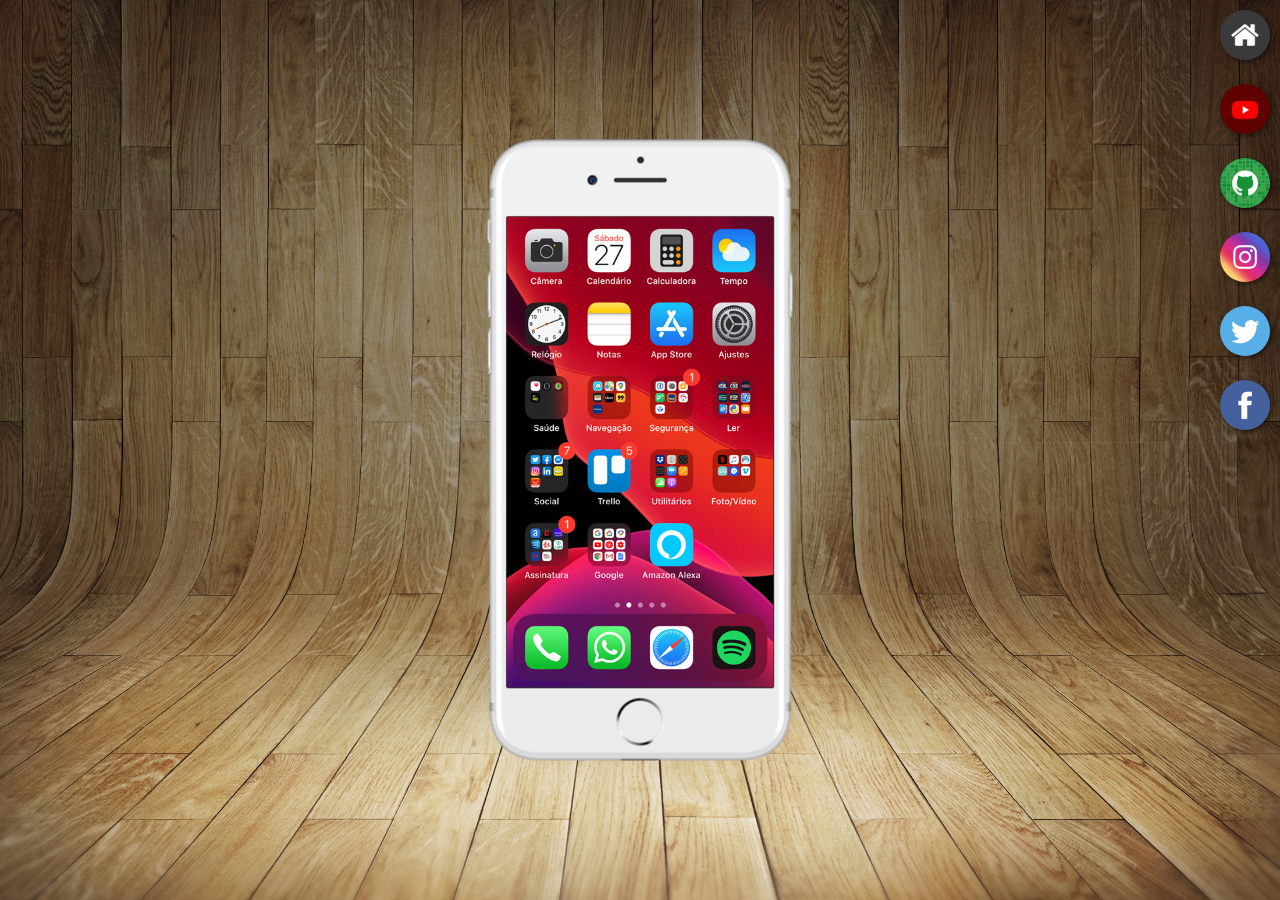
<file: index.html>
<!DOCTYPE html>
<html lang="pt-br">
<head>
    <meta charset="UTF-8">
    <meta http-equiv="X-UA-Compatible" content="IE=edge">
    <meta name="viewport" content="width=device-width, initial-scale=1.0">
    <title>Projeto Redes Sociais</title>
    <link rel="shortcut icon" href="favicon.ico" type="image/x-icon">
    <link rel="stylesheet" href="estilos/style.css">
</head>
<body>
    <main>
        <section id="telefone">
            <iframe src="home.html" name="tela" id="tela" frameborder="0"></iframe>
        </section>
        <section id="redes">
            <div>
                <a href="home.html" target="tela"><img src="imagens/logo-home.jpg" alt="Home"></a><br>
                <a href="youtube.html" target="tela"><img src="imagens/logo-youtube.jpg" alt="YouTube"></a><br>
                <a href="github.html" target="tela"><img src="imagens/logo-github.jpg" alt="GitHub"></a><br>
                <a href="instagram.html" target="tela"><img src="imagens/logo-instagram.jpg" alt="Instagram"></a><br>
                <a href="twitter.html" target="tela"><img src="imagens/logo-twitter.jpg" alt="Twitter"></a><br>
                <a href="facebook.html" target="tela"><img src="imagens/logo-facebook.jpg" alt="Facebook"></a>
            </div>
        </section>
    </main>
</body>
</html>
</file>
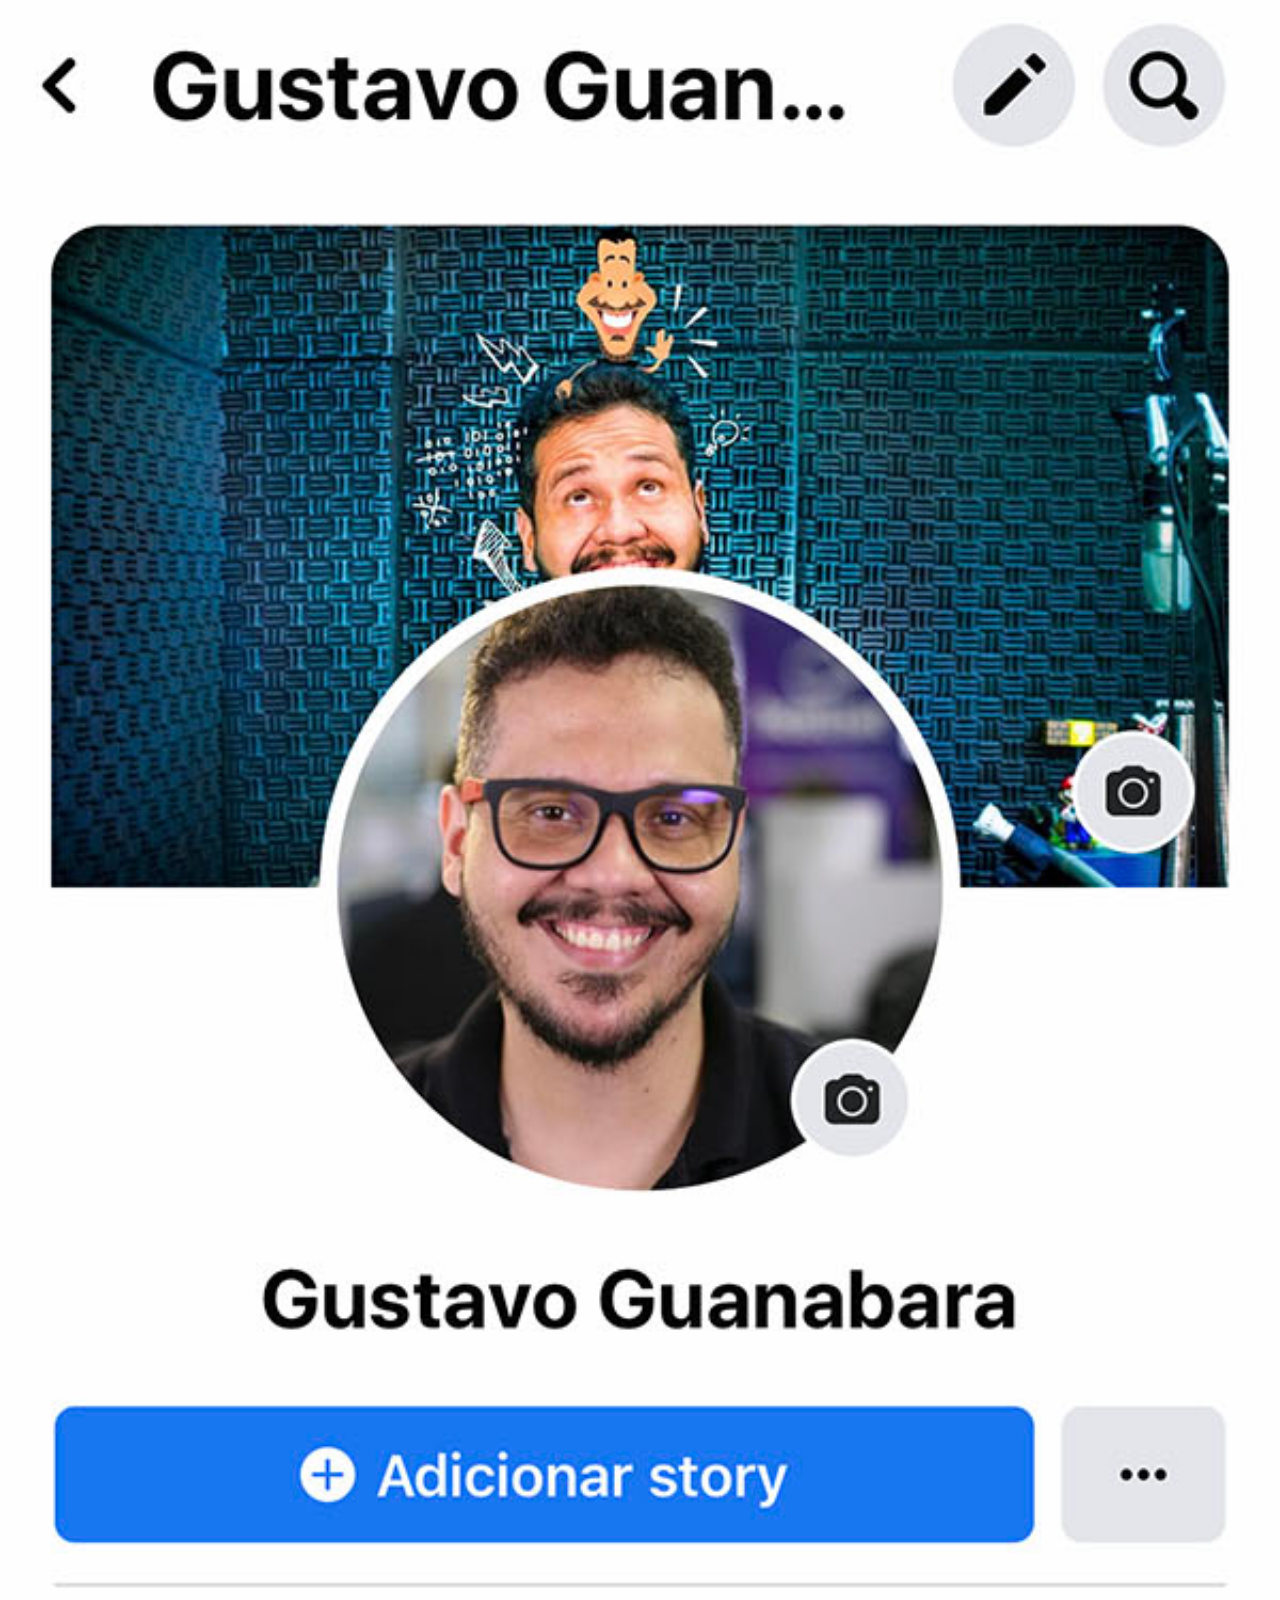
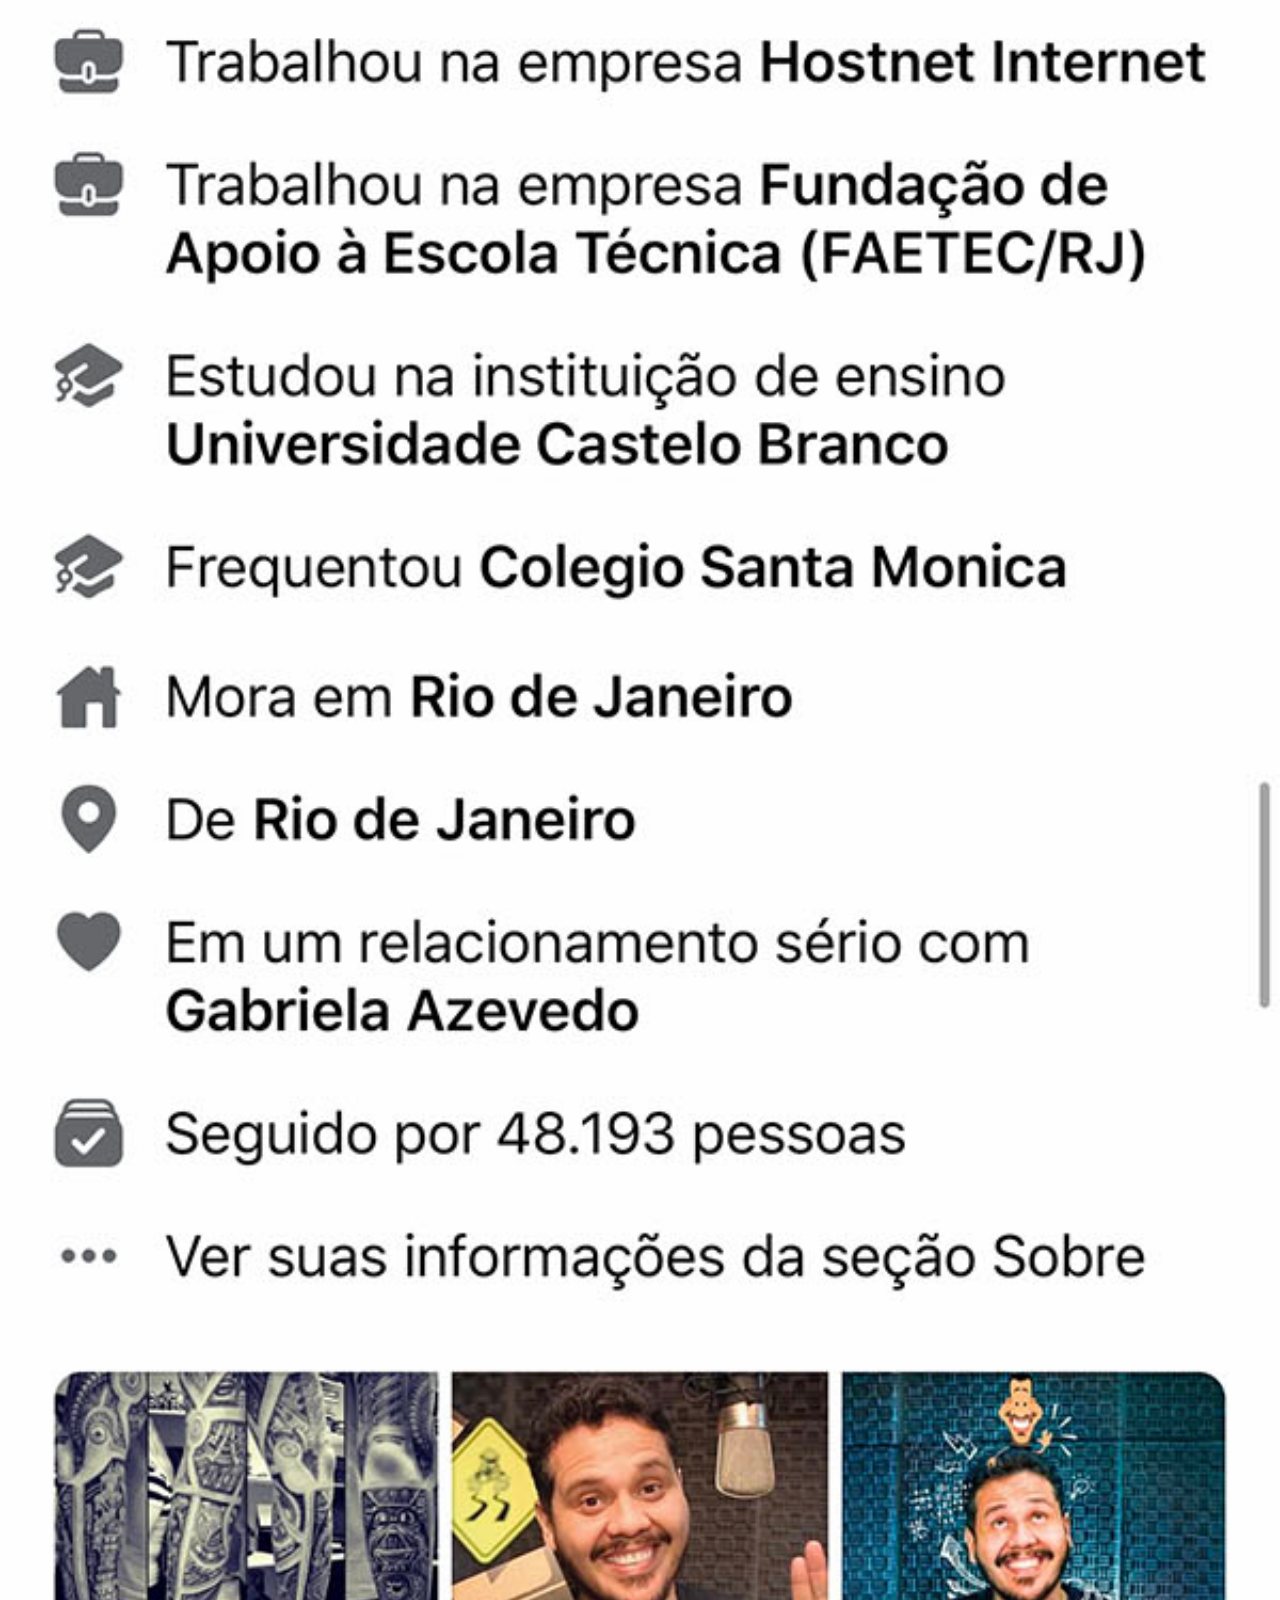
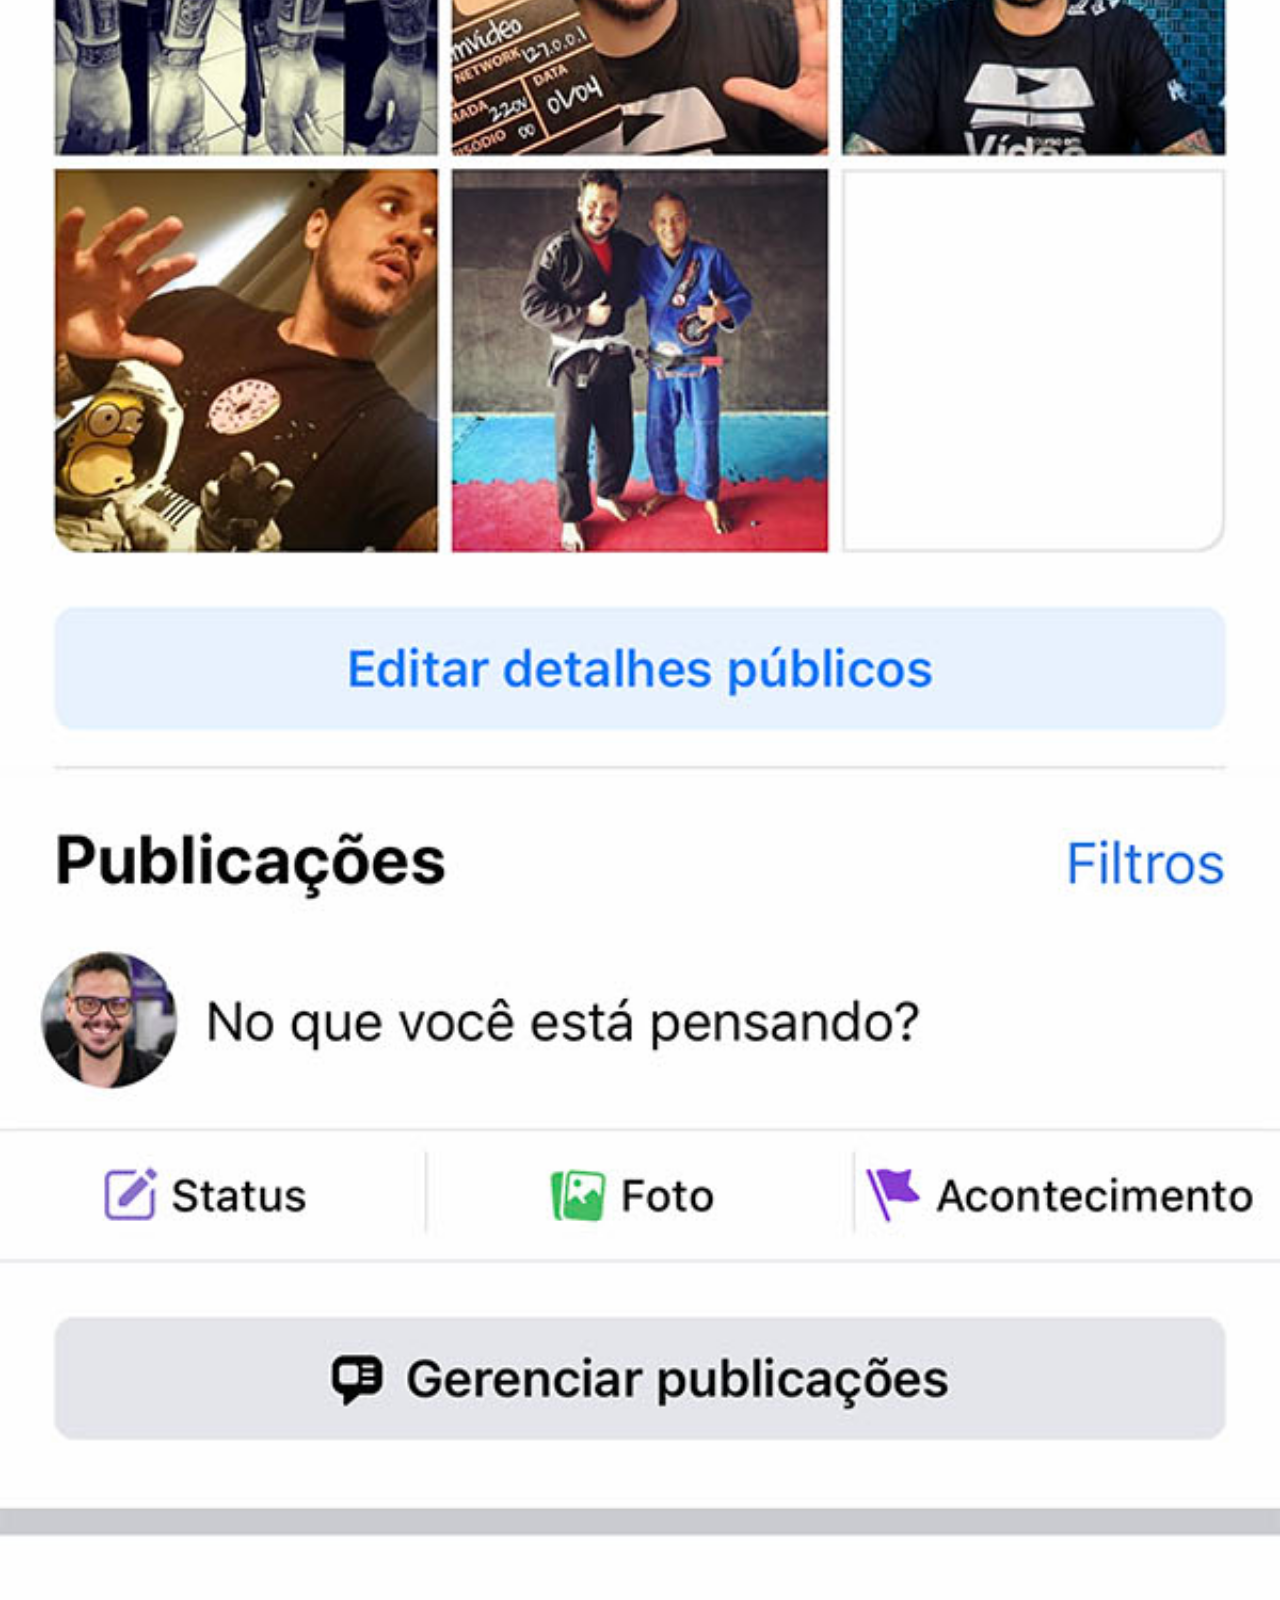
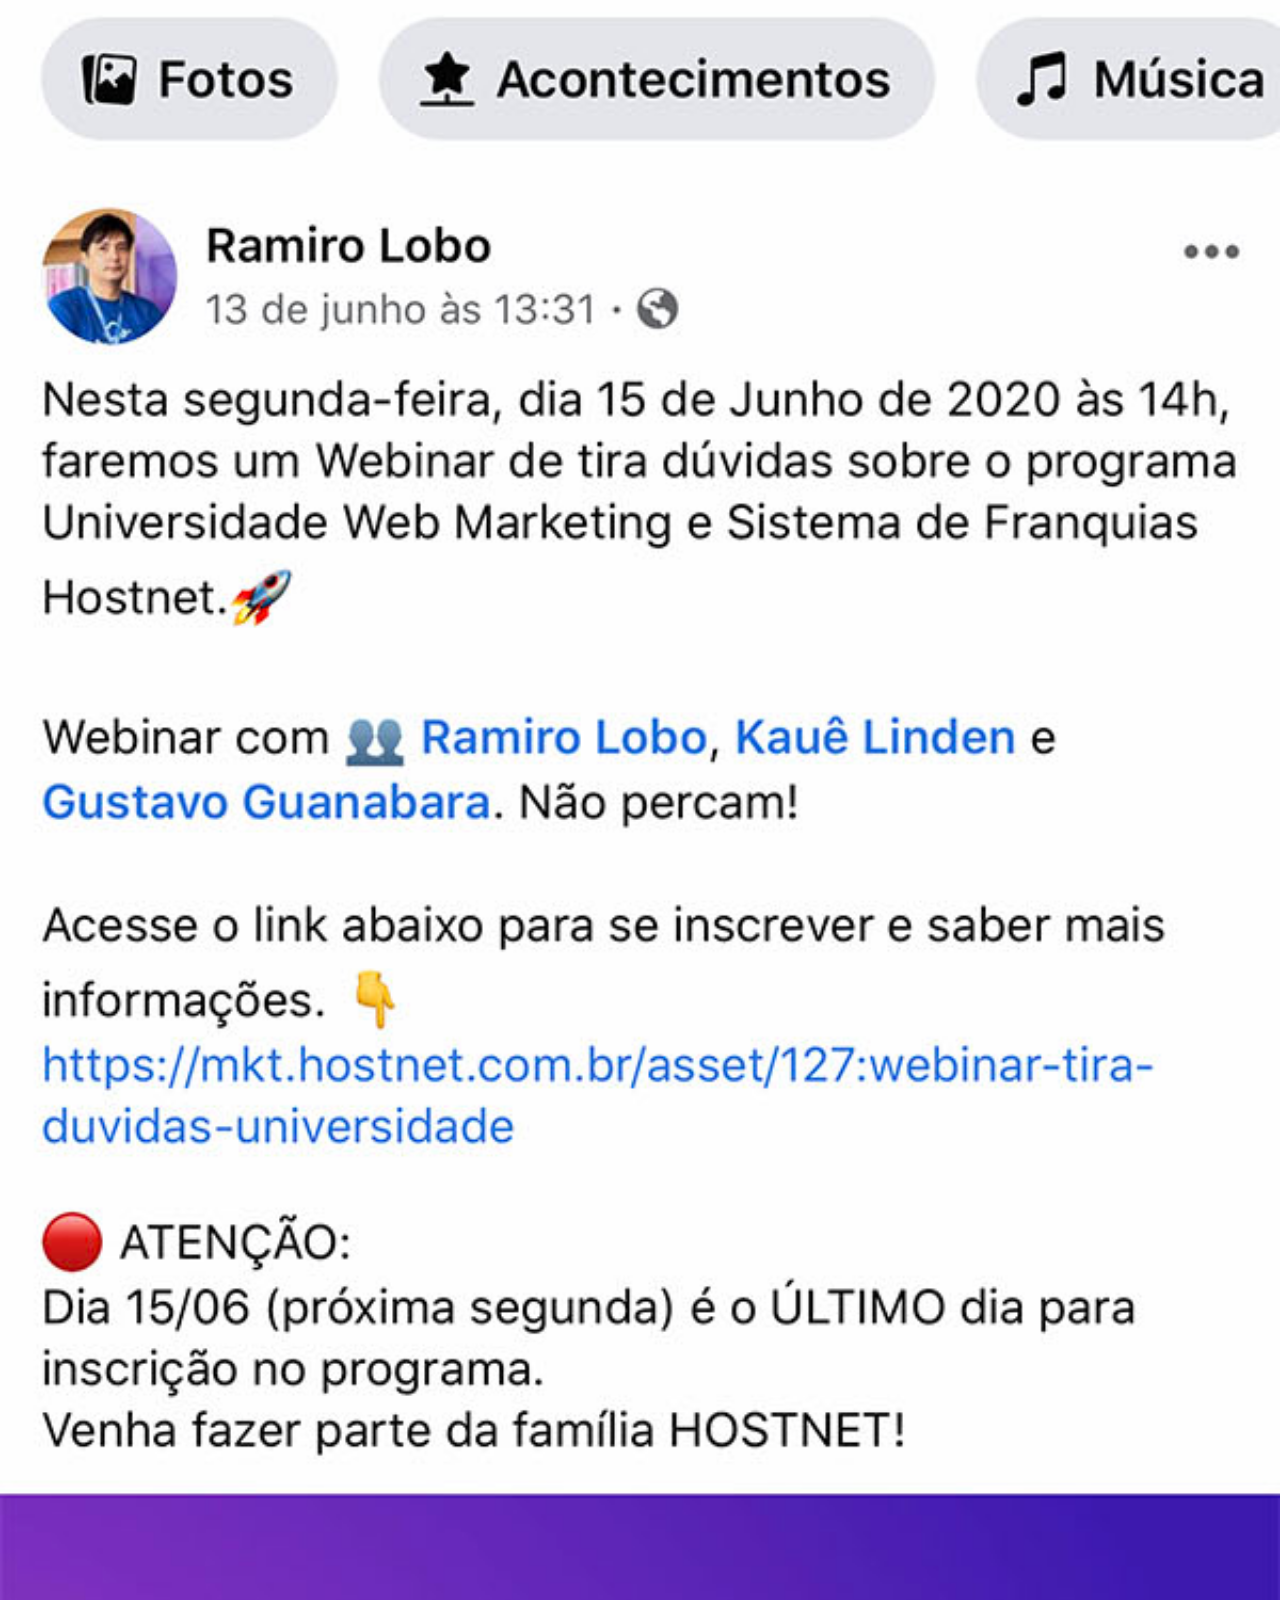
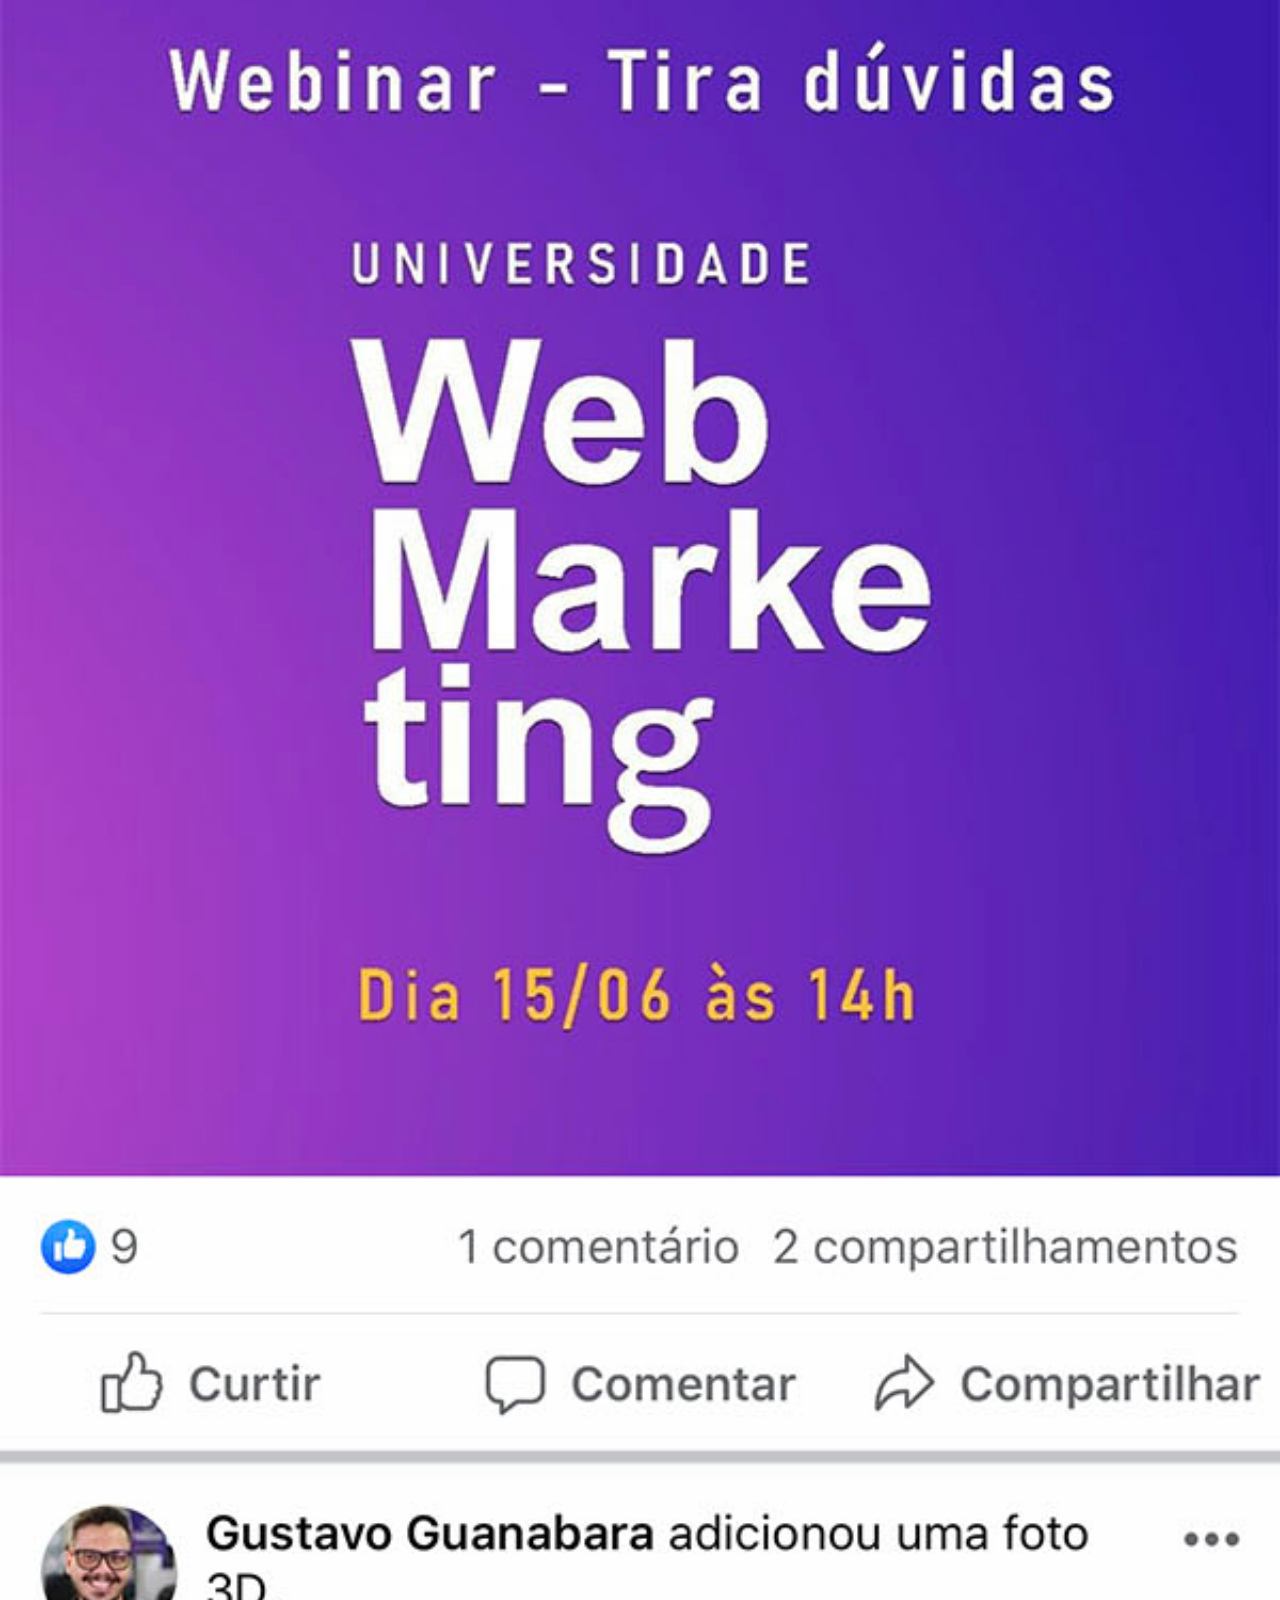
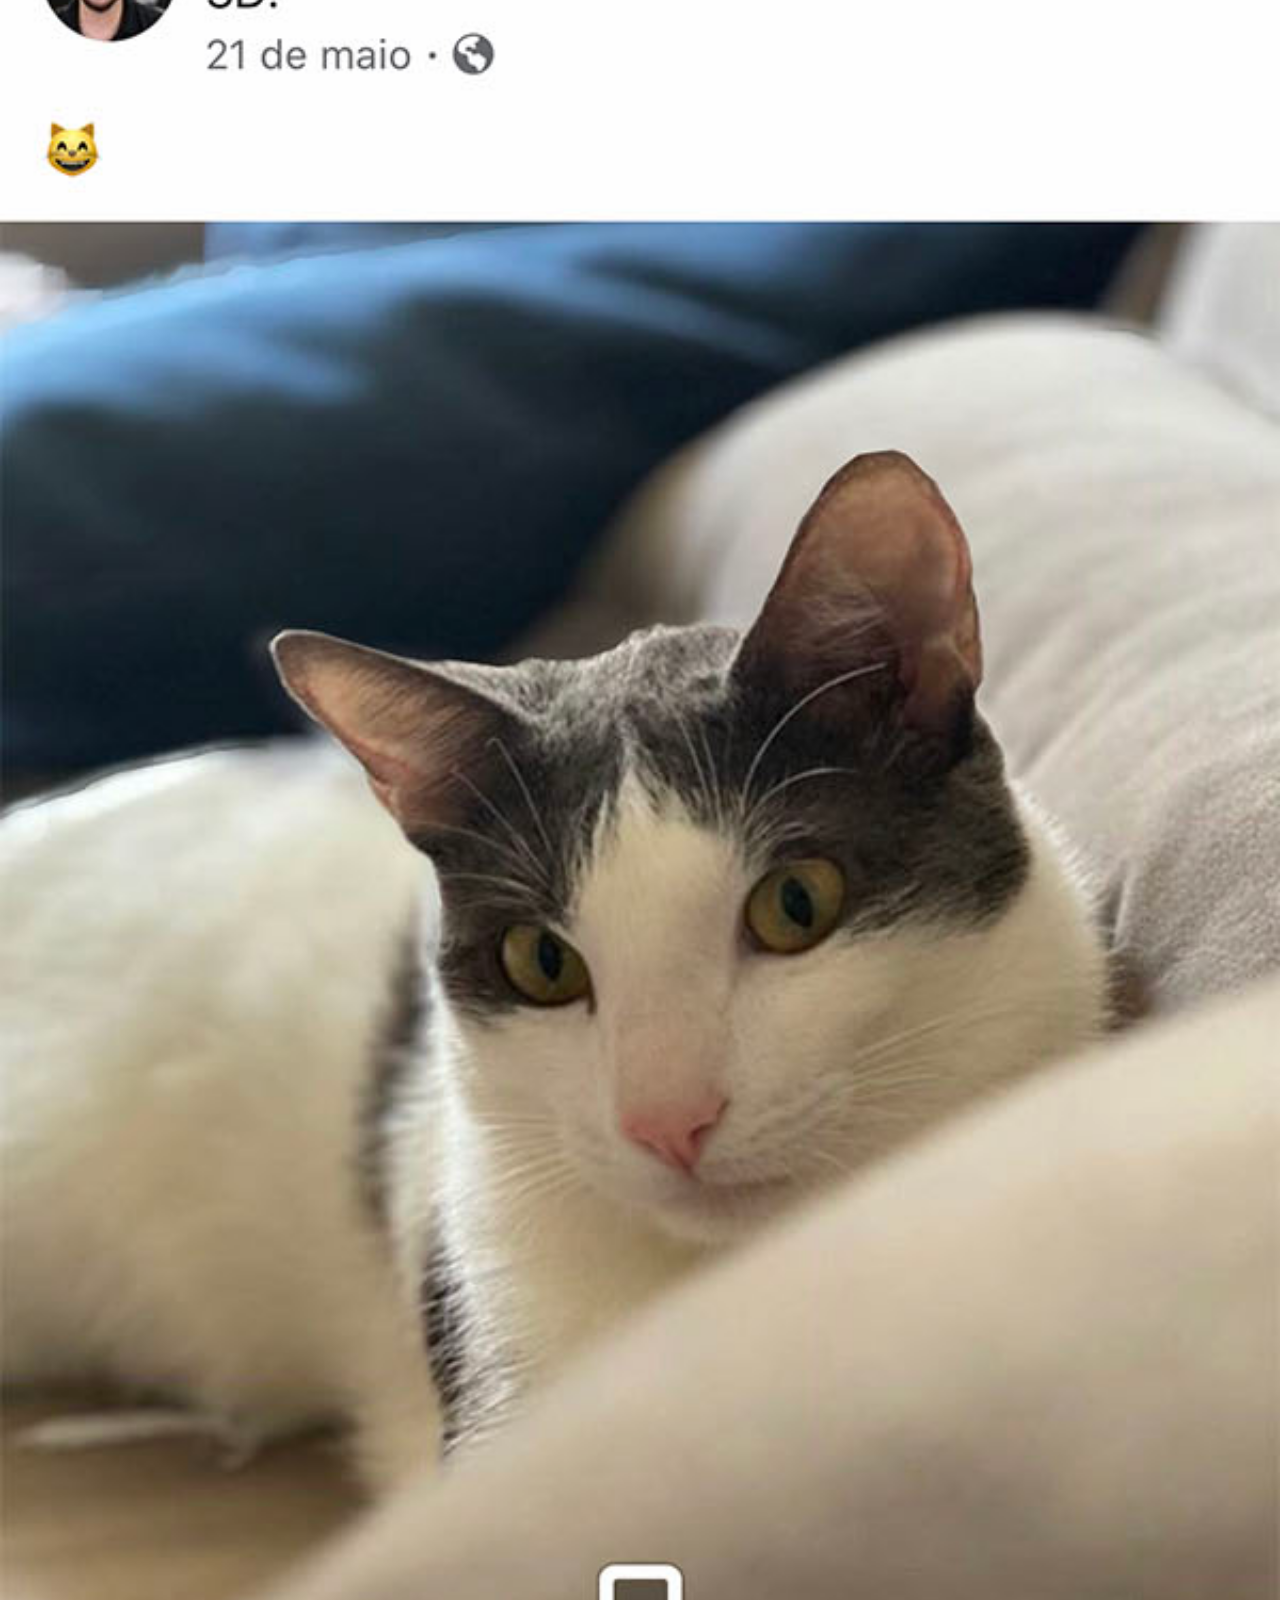
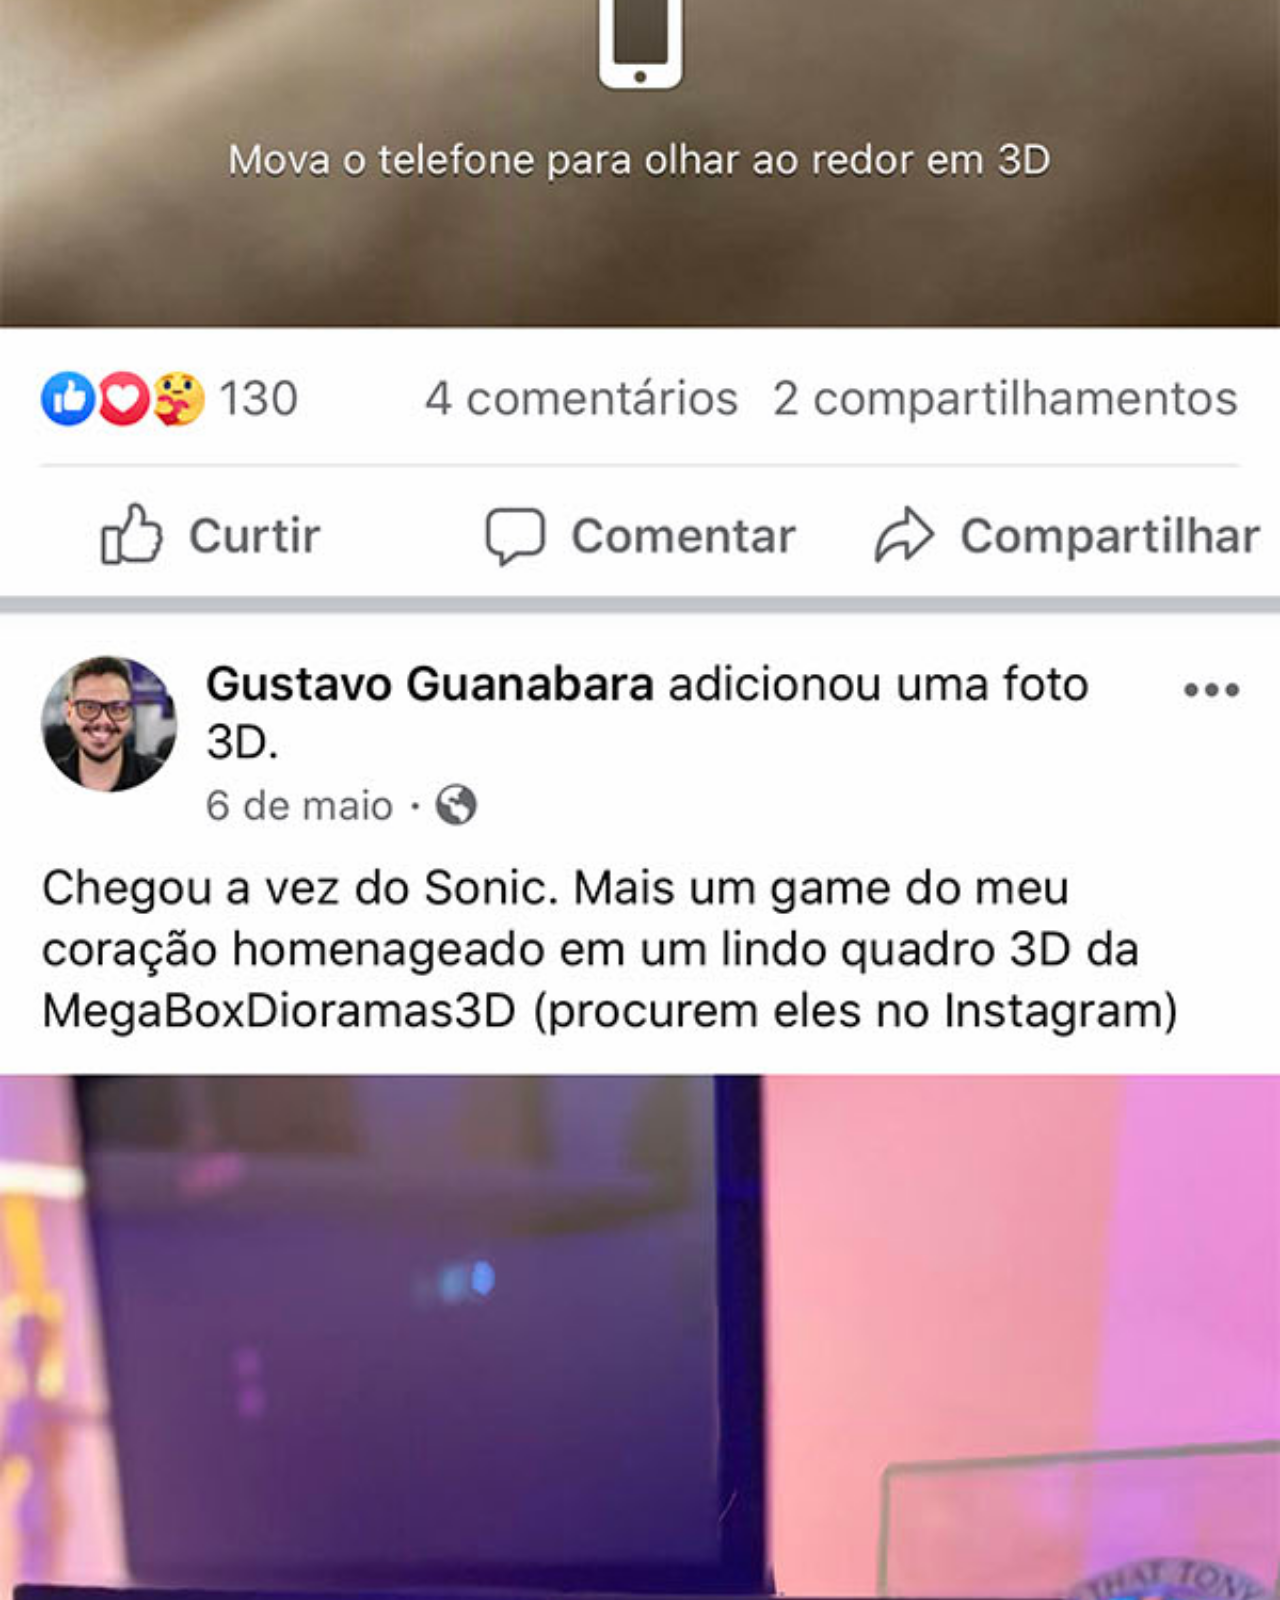
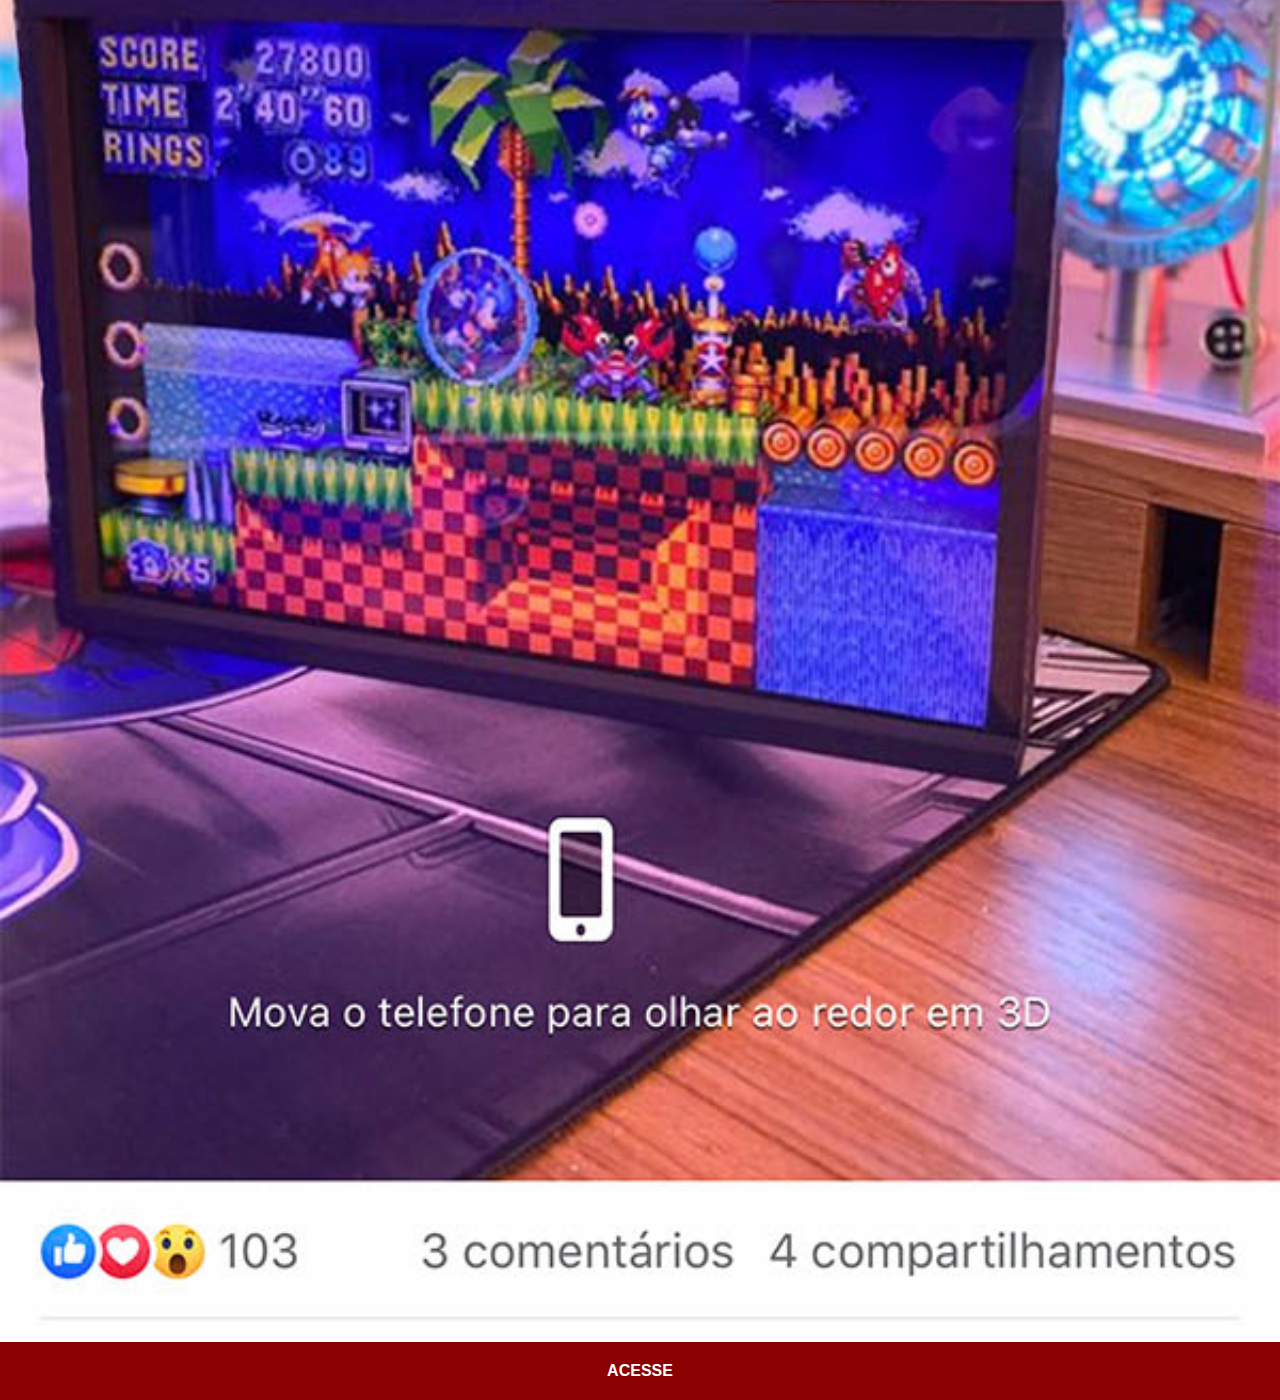
<file: facebook.html>
<!DOCTYPE html>
<html lang="pt-br">
<head>
    <meta charset="UTF-8">
    <meta http-equiv="X-UA-Compatible" content="IE=edge">
    <meta name="viewport" content="width=device-width, initial-scale=1.0">
    <title>facebook</title>
    <link rel="stylesheet" href="estilos/redes.css">
</head>
<body>
    <img src="imagens/tela-facebook.jpg" alt="Facebook">
    <a href="#">ACESSE</a>
</body>
</html>
</file>
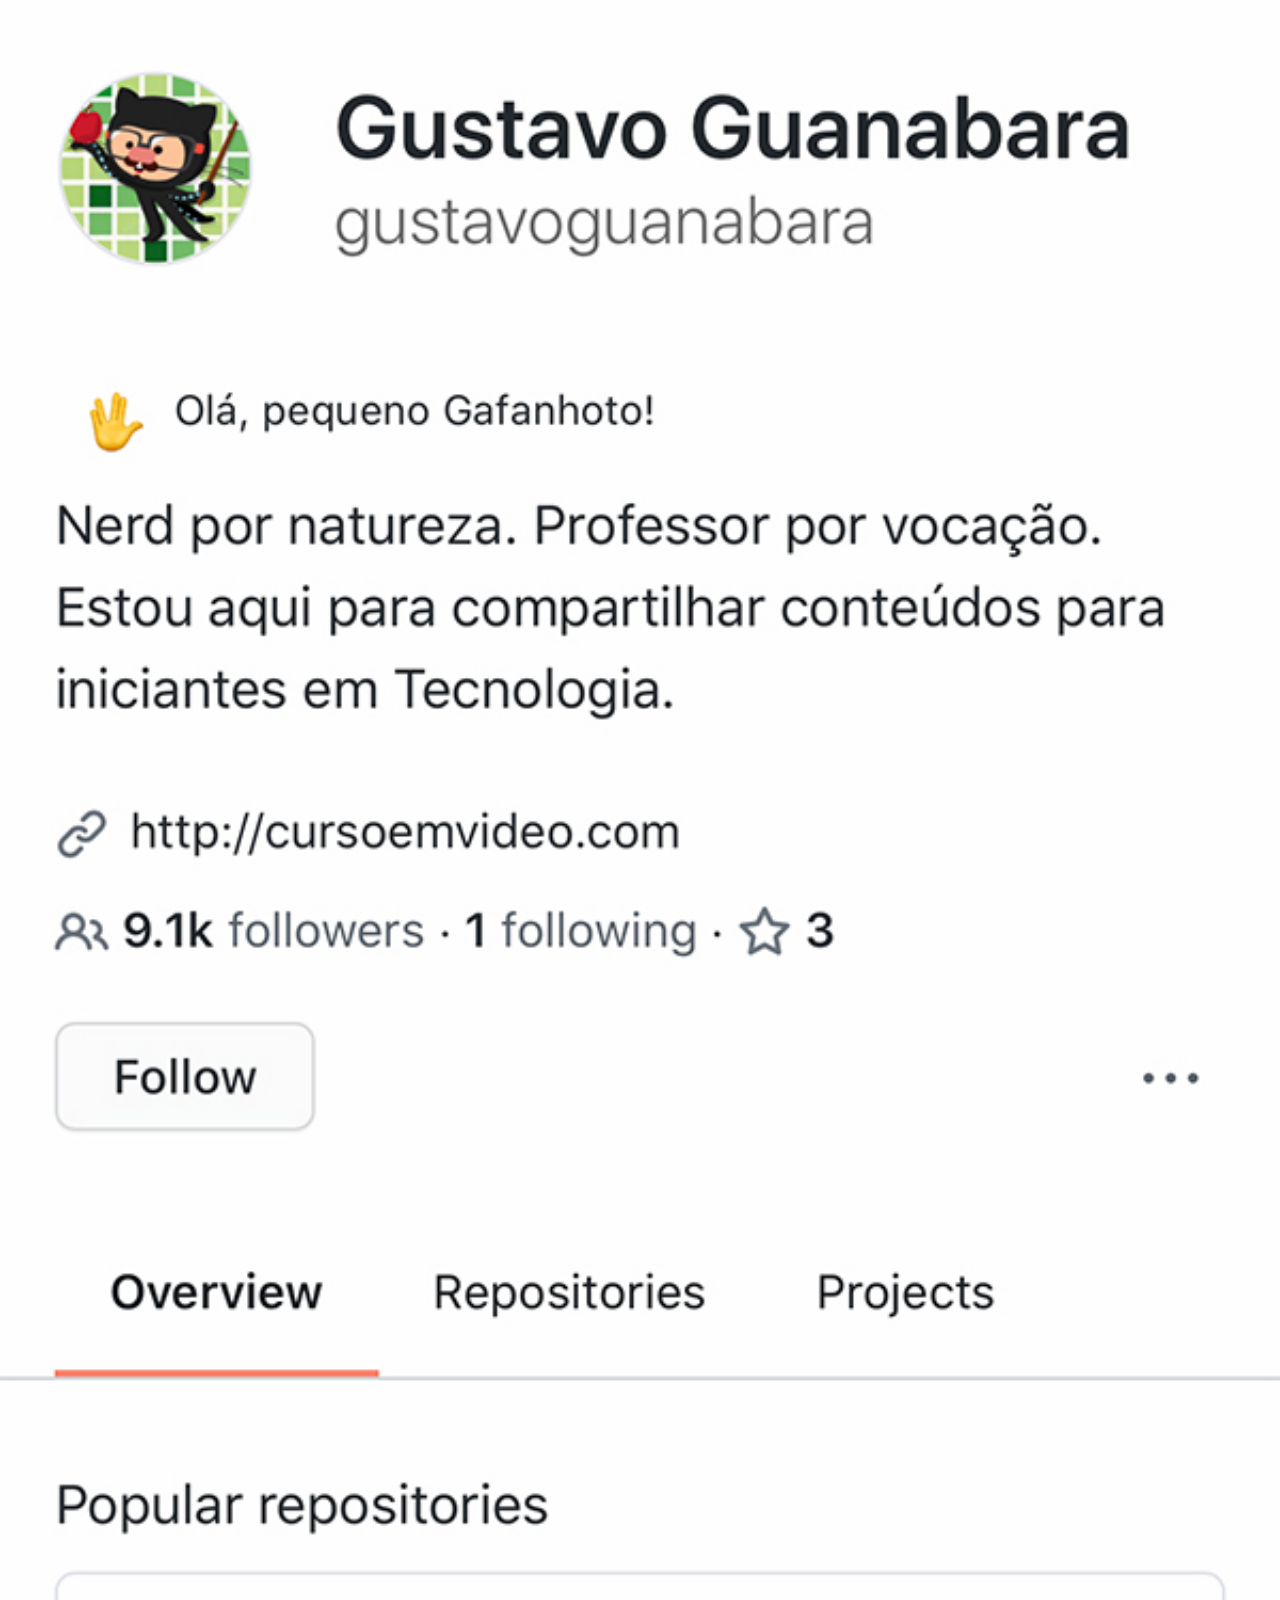
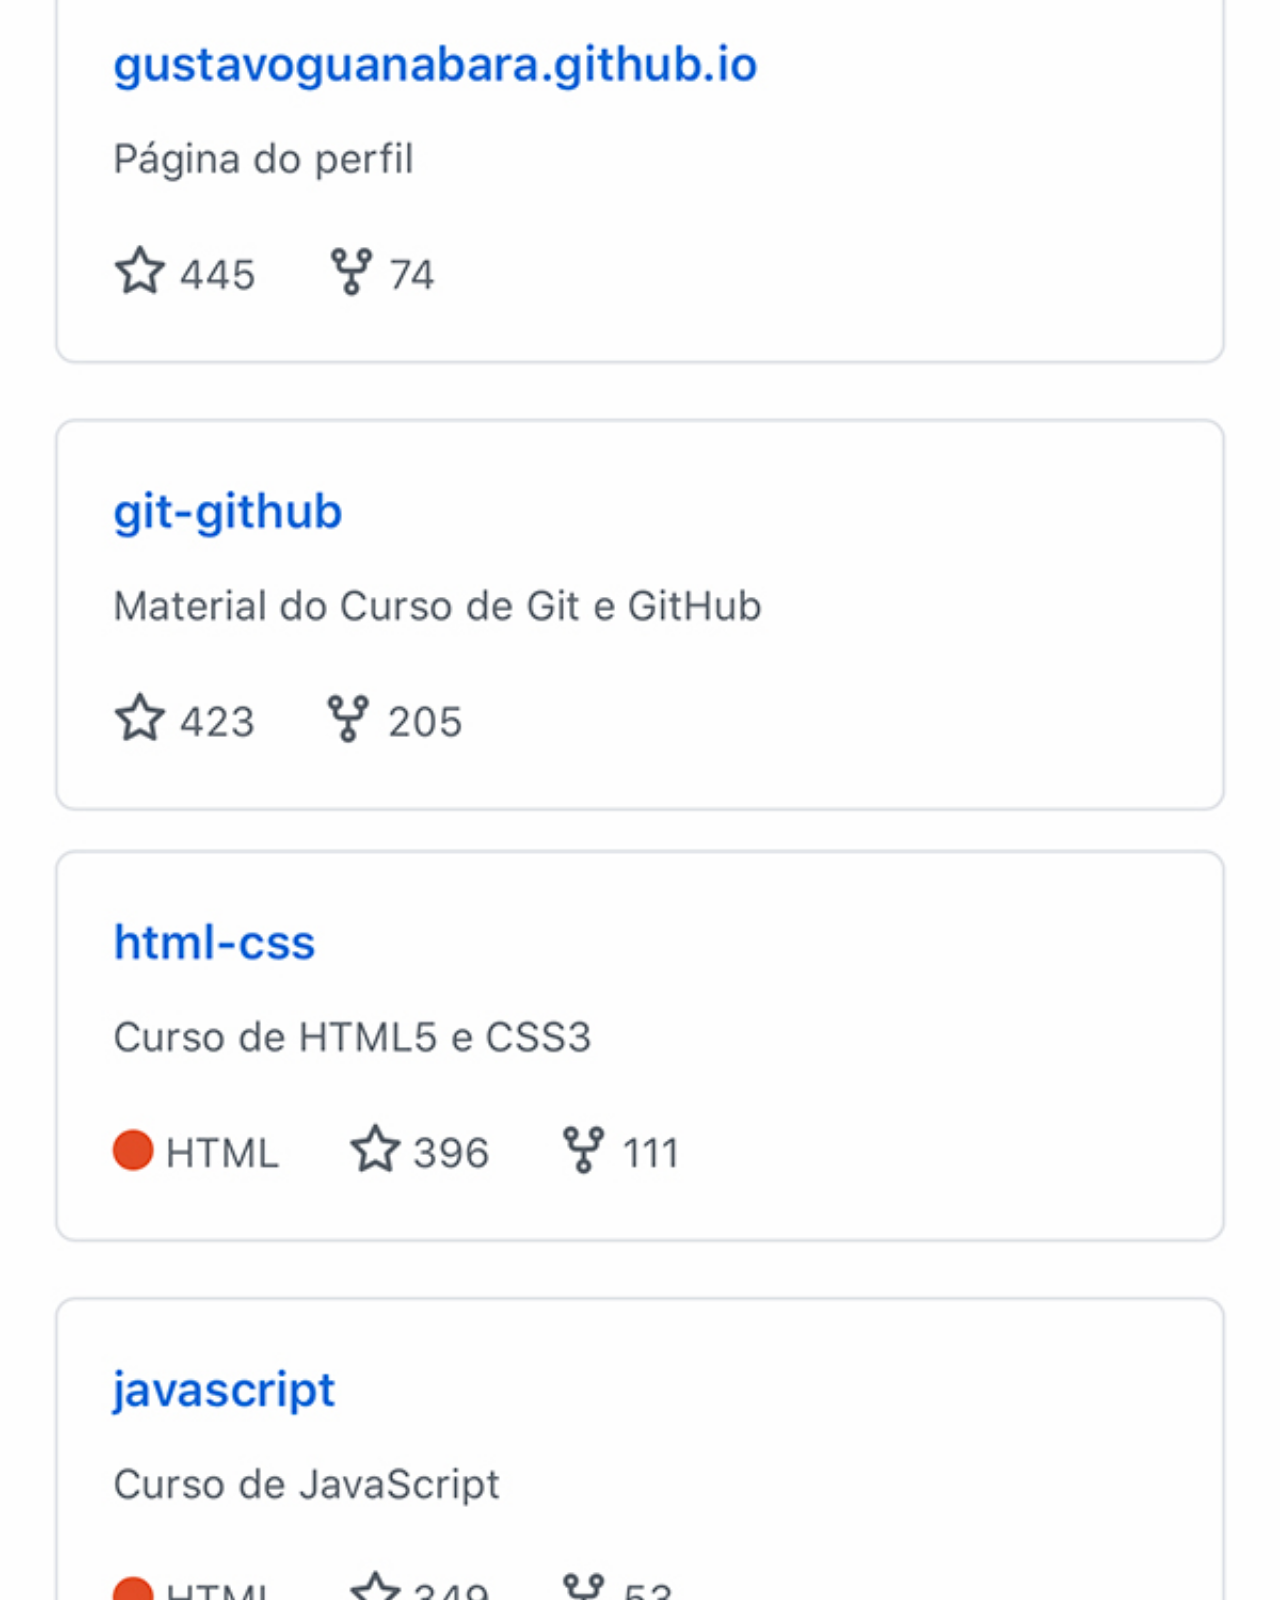
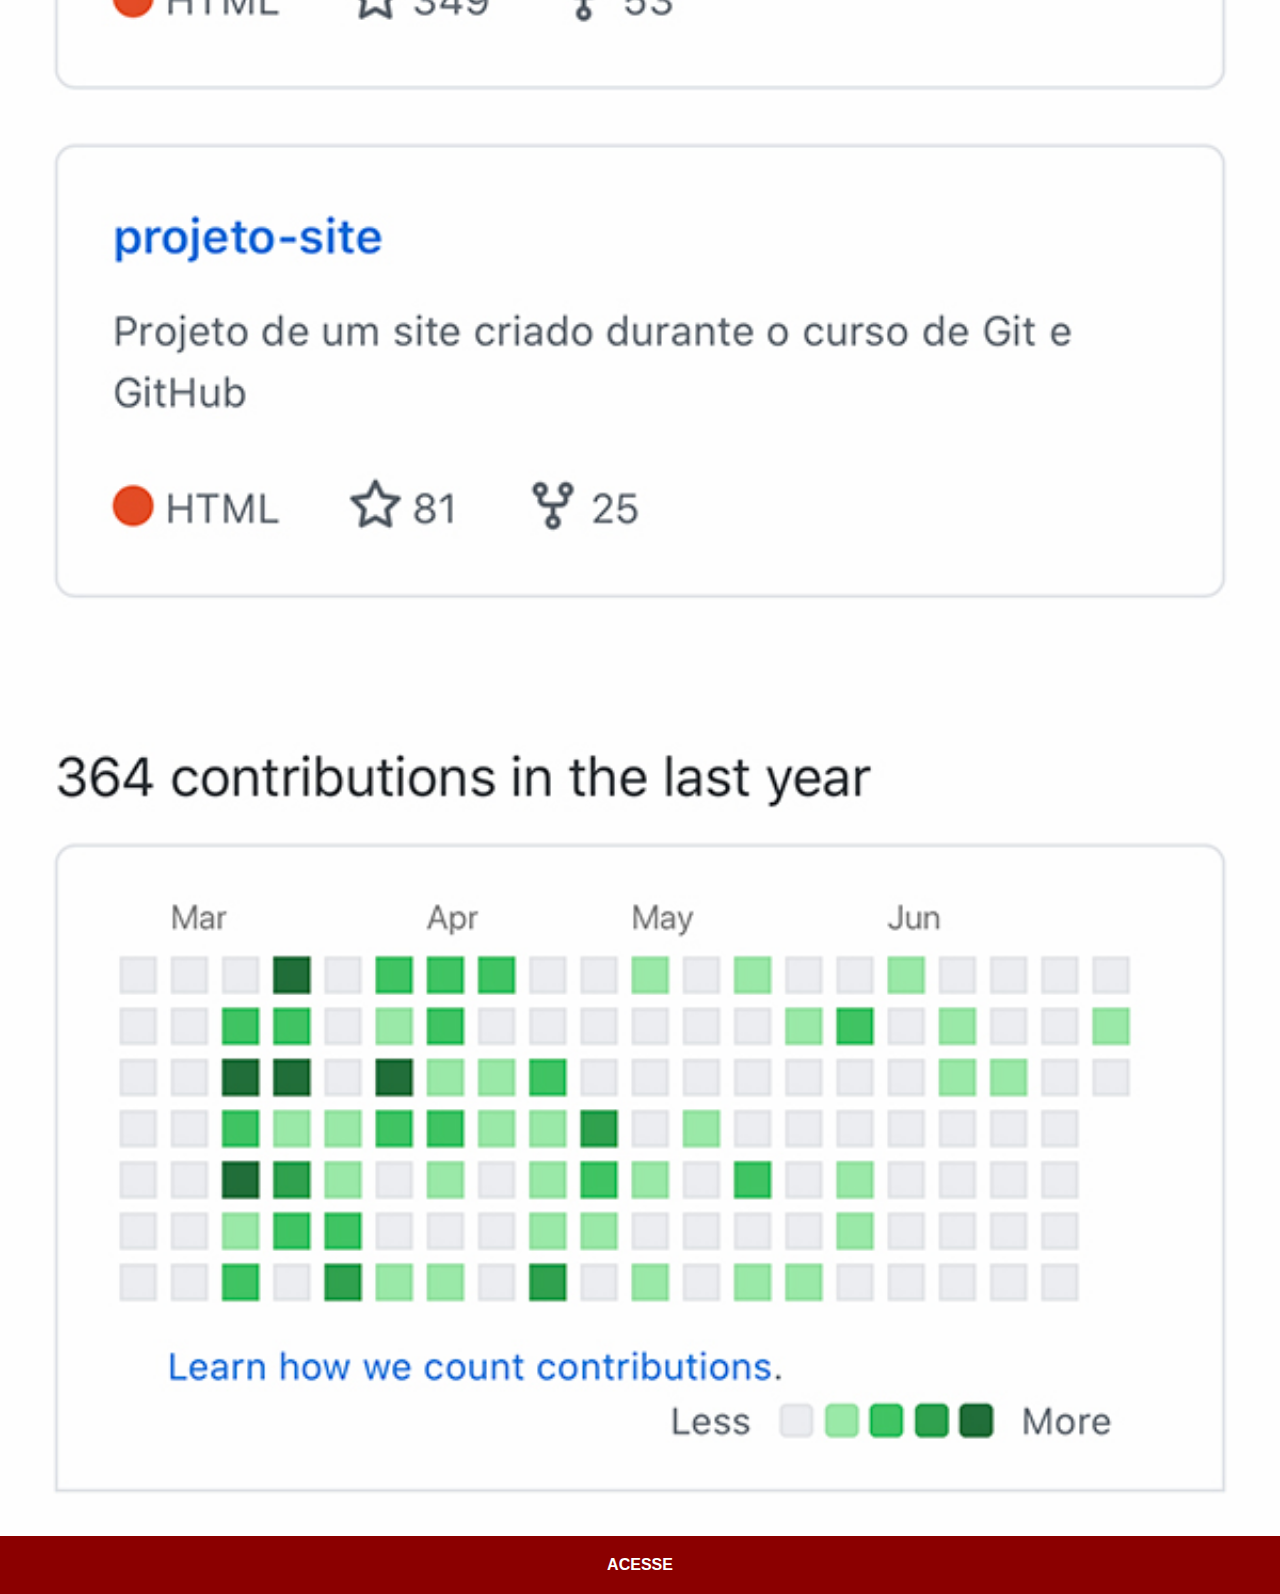
<file: github.html>
<!DOCTYPE html>
<html lang="pt-br">
<head>
    <meta charset="UTF-8">
    <meta http-equiv="X-UA-Compatible" content="IE=edge">
    <meta name="viewport" content="width=device-width, initial-scale=1.0">
    <title>github</title>
    <link rel="stylesheet" href="estilos/redes.css">
</head>
<body>
    <img src="imagens/tela-github.jpg" alt="GitHub">
    <a href="#">ACESSE</a>
</body>
</html>
</file>
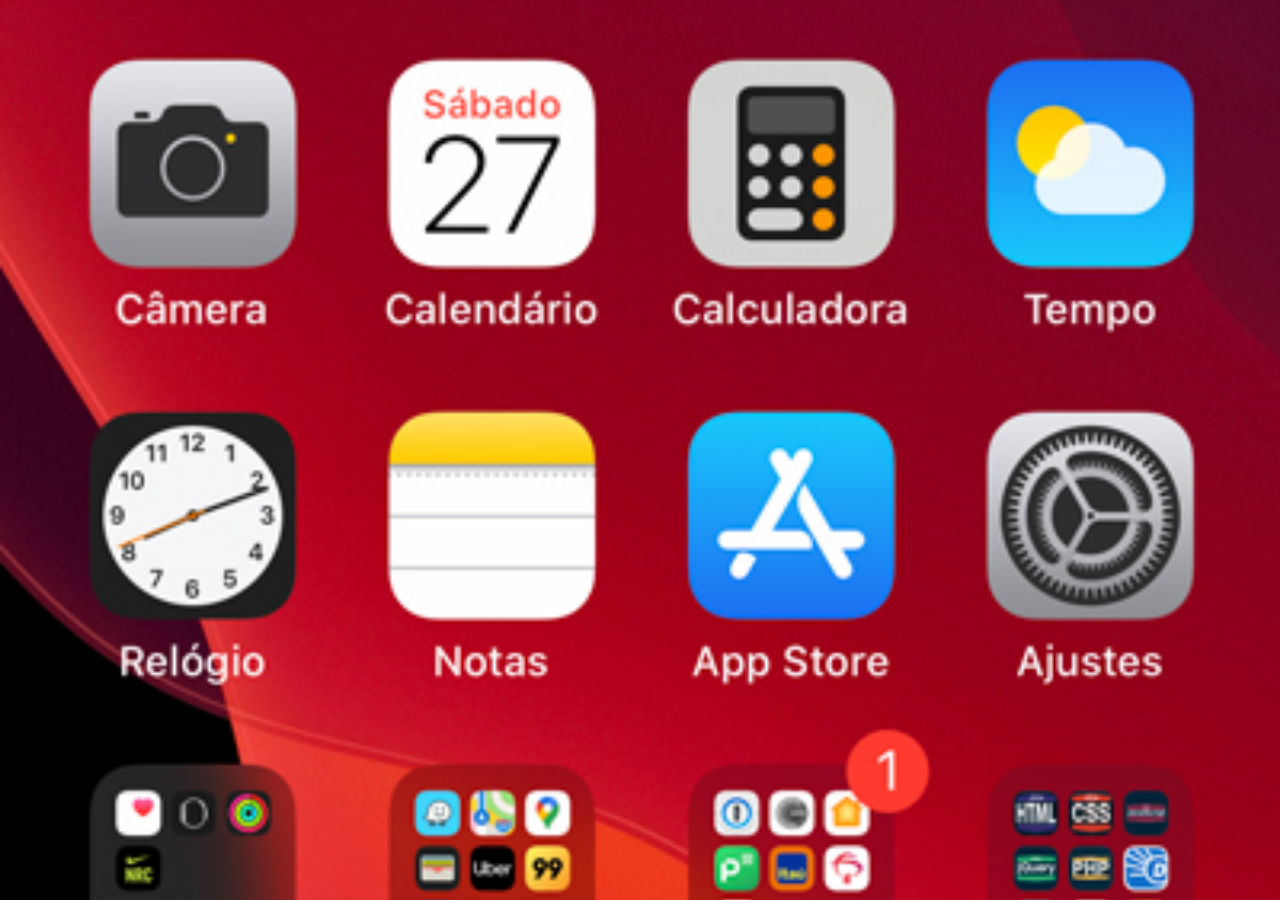
<file: home.html>
<!DOCTYPE html>
<html lang="pt-br">
<head>
    <meta charset="UTF-8">
    <meta http-equiv="X-UA-Compatible" content="IE=edge">
    <meta name="viewport" content="width=device-width, initial-scale=1.0">
    <title>Home</title>
    <style>
        *{
            margin: 0px;
            padding: 0px;
        }
        body{
            width: 100vw;
            height: 100vh;
            background: black url(imagens/tela-home.jpg) no-repeat top center;
            background-size: cover;
        }
    </style>
</head>
<body>
    
</body>
</html>
</file>
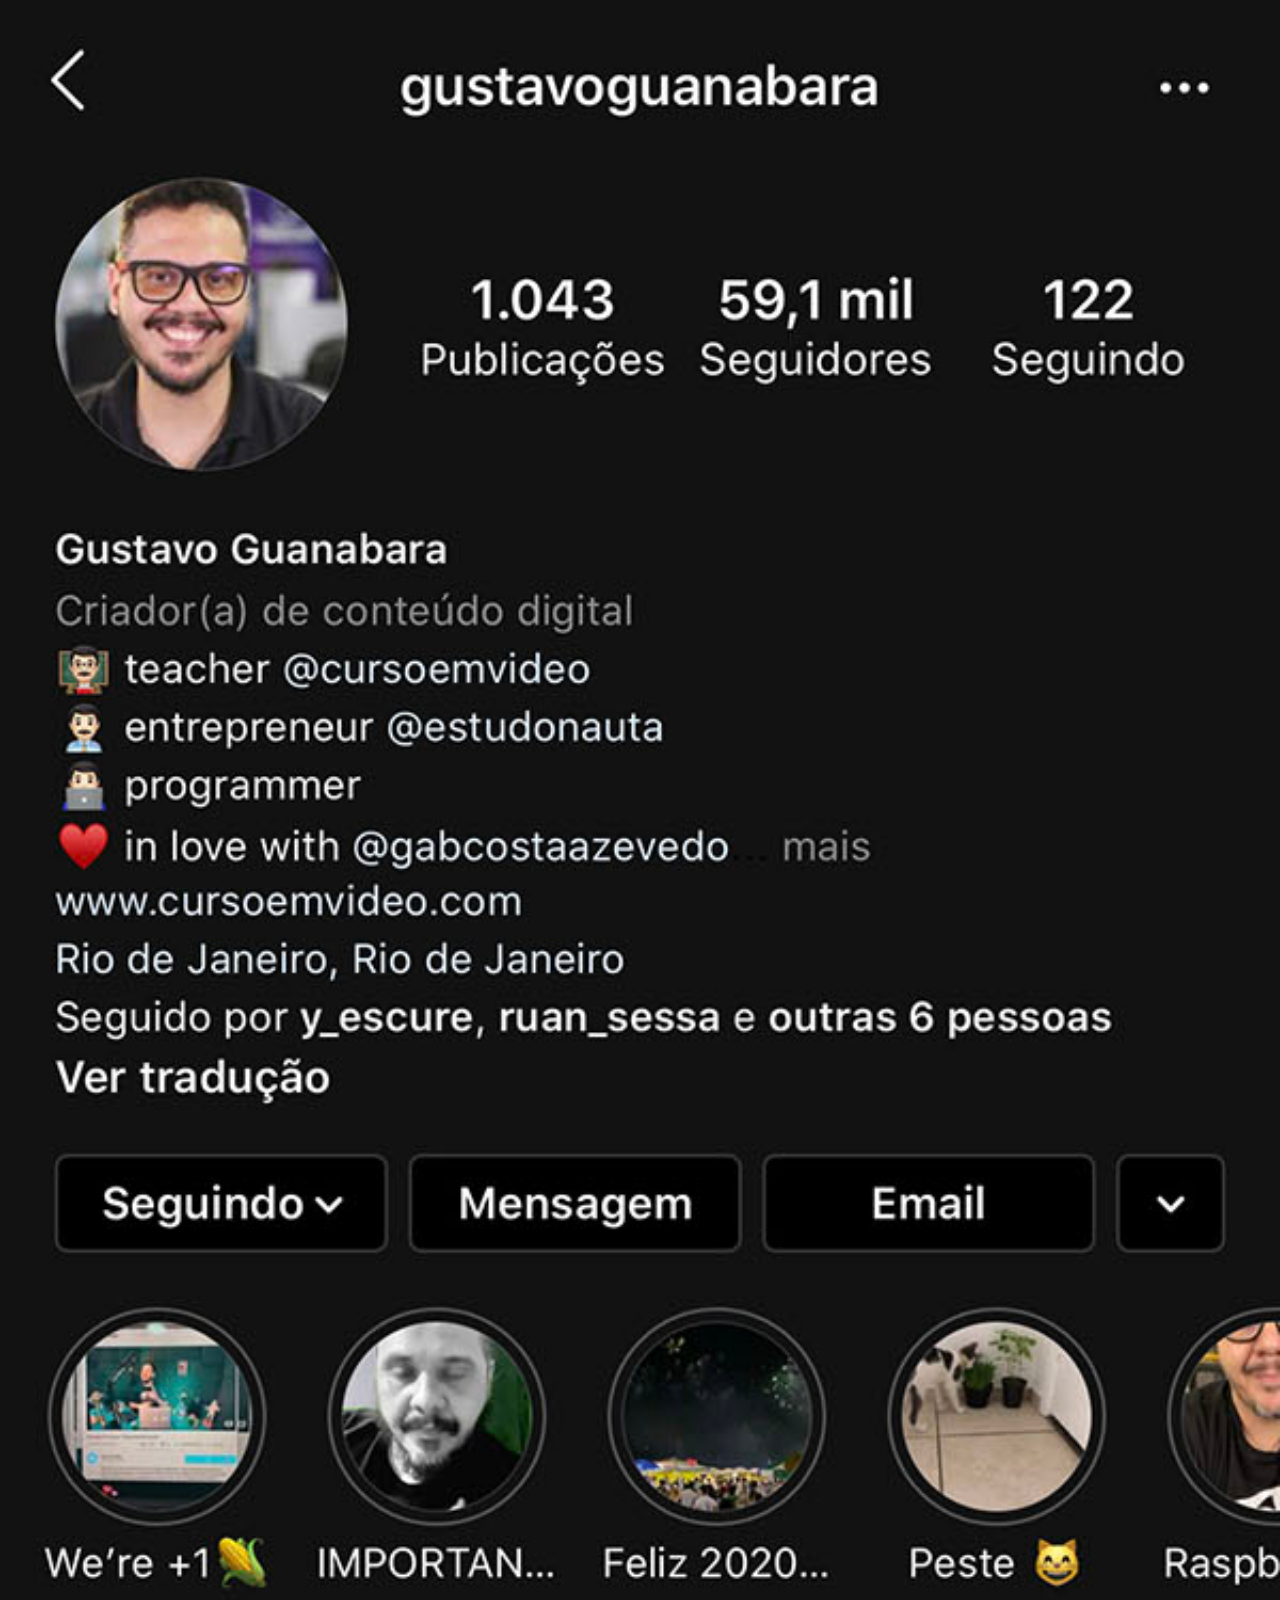
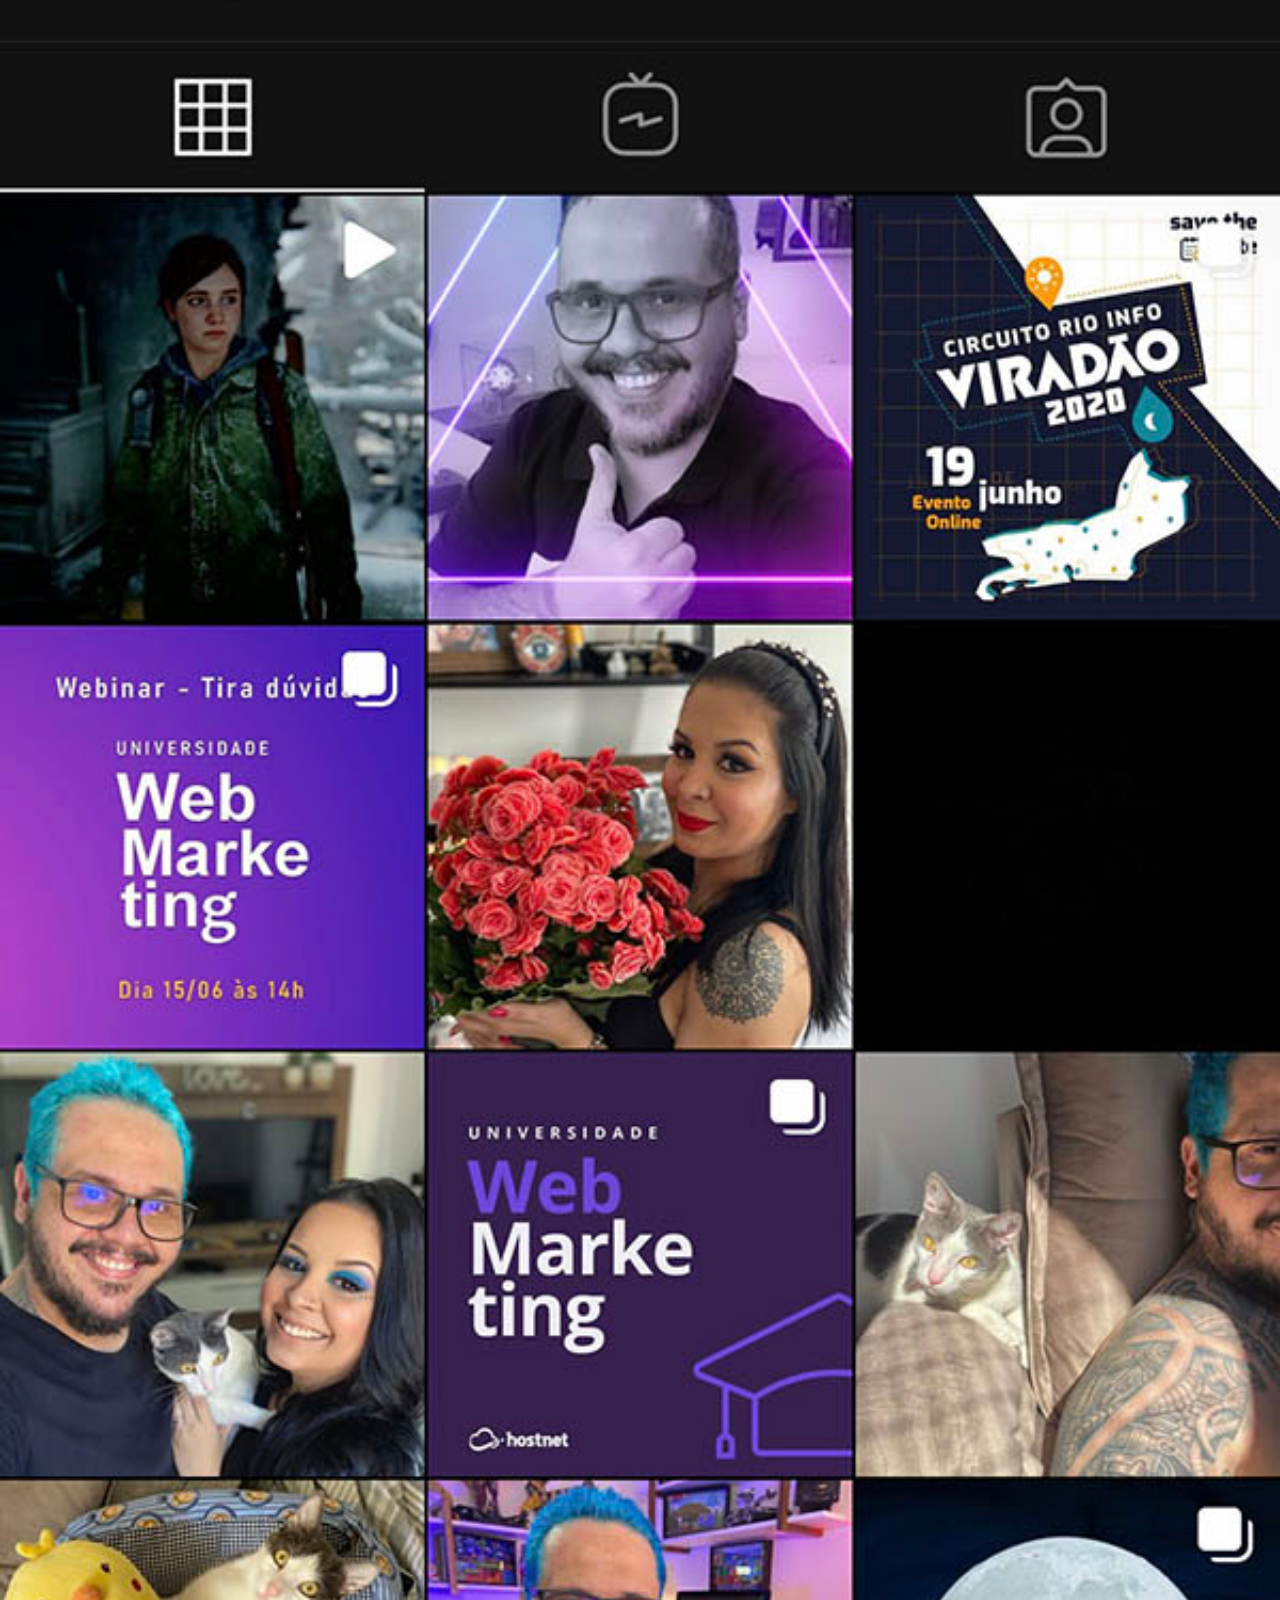
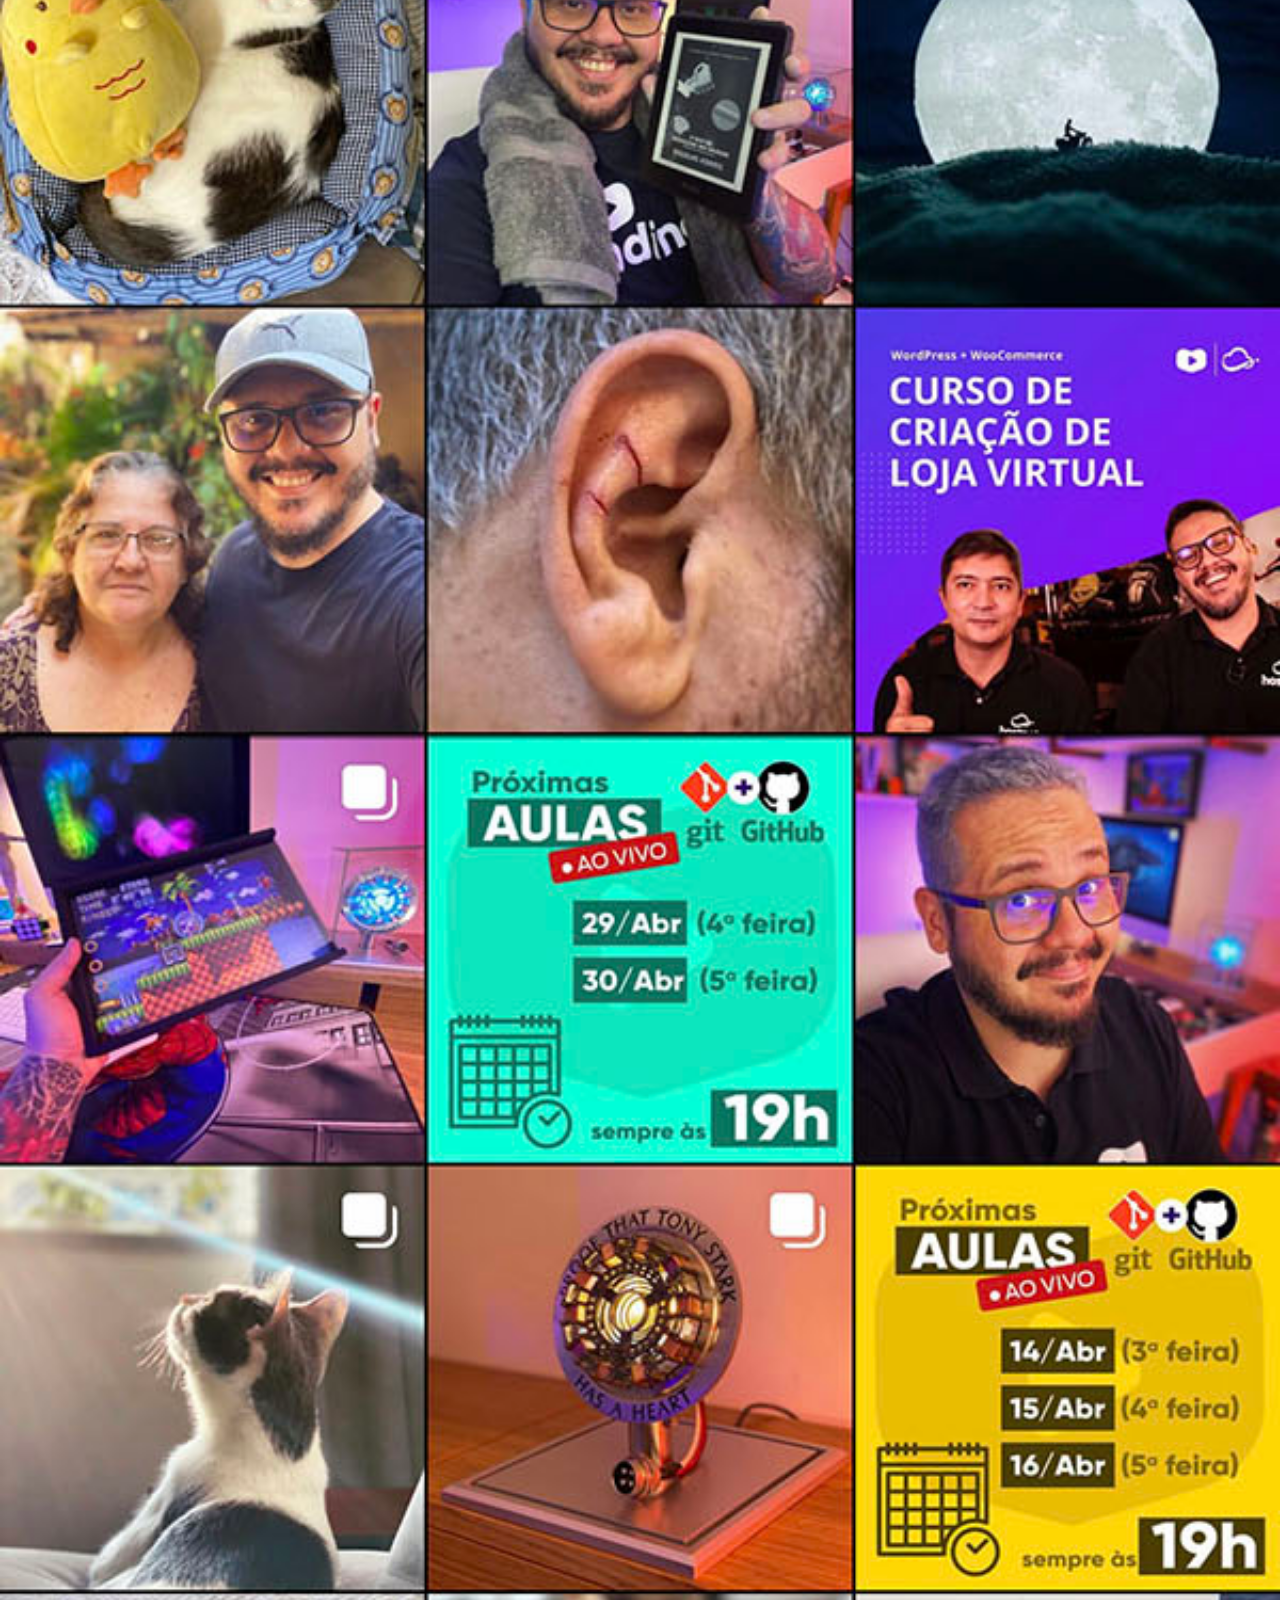
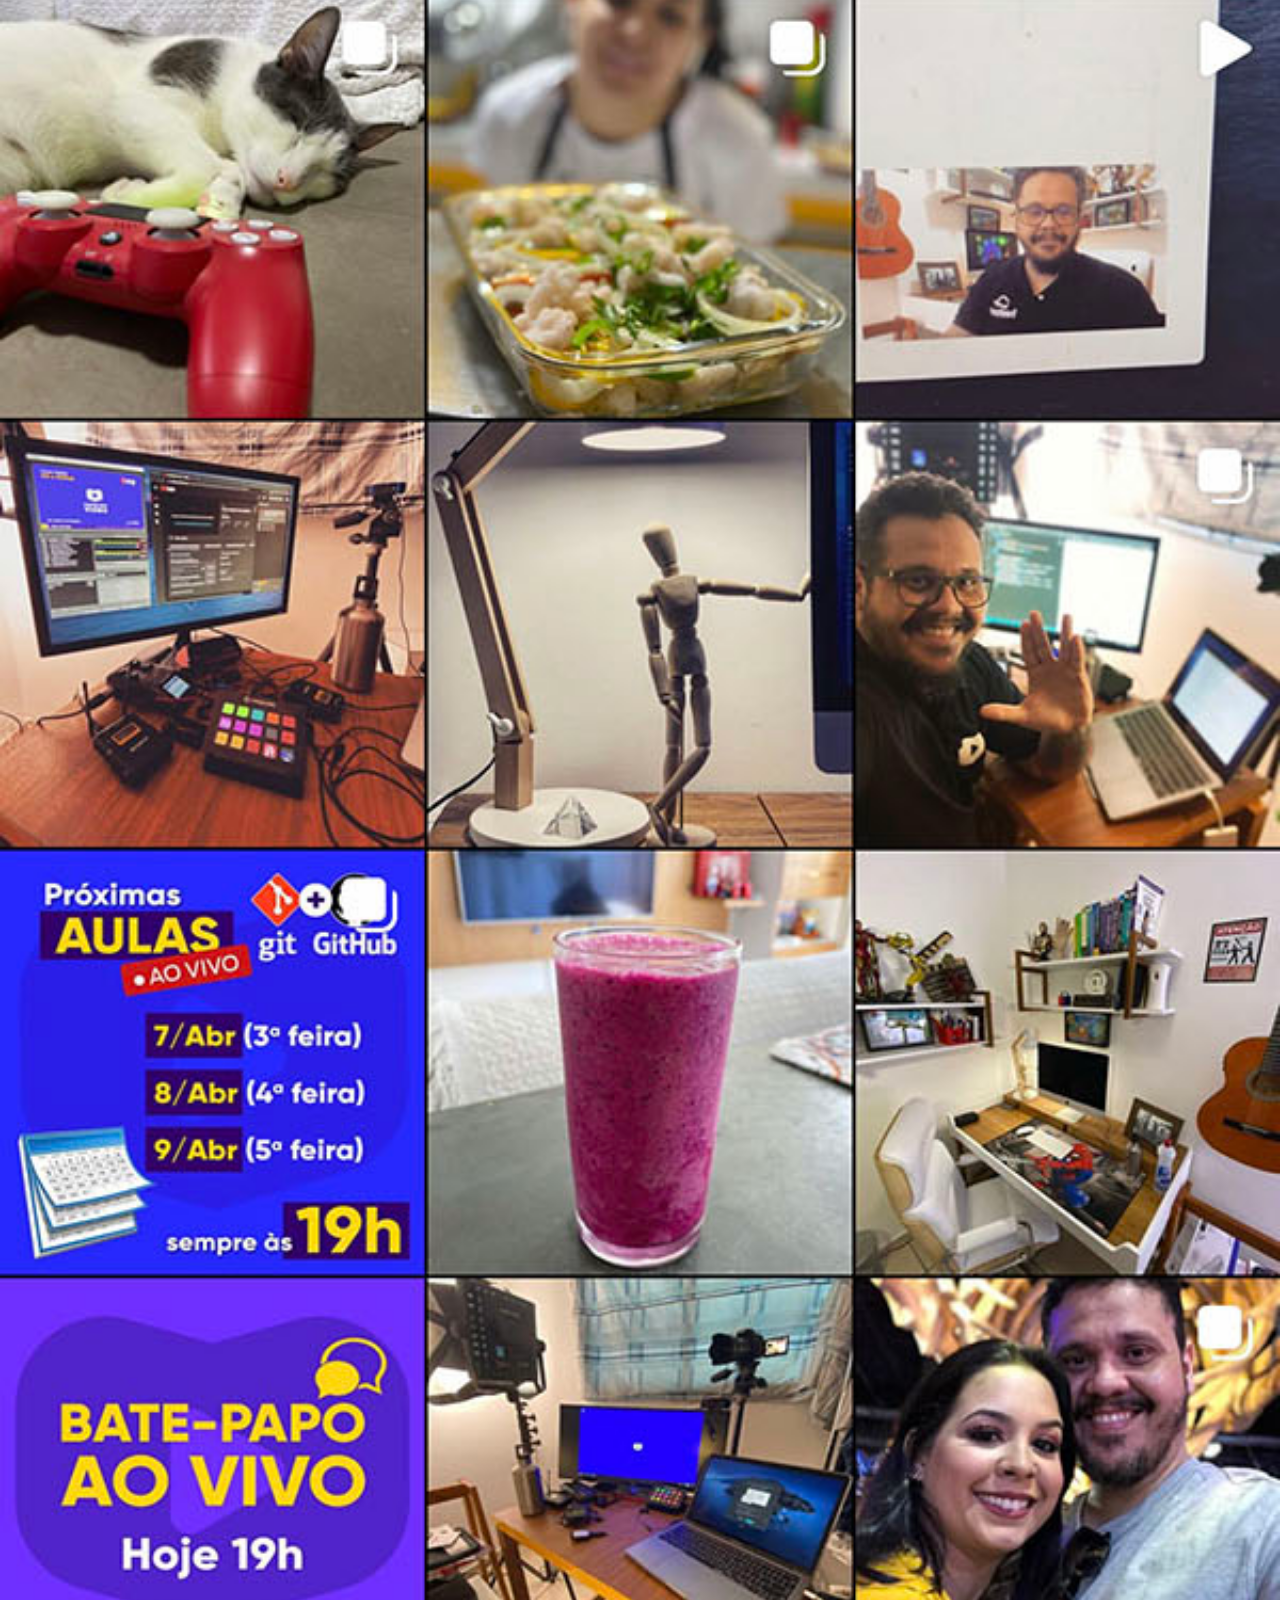
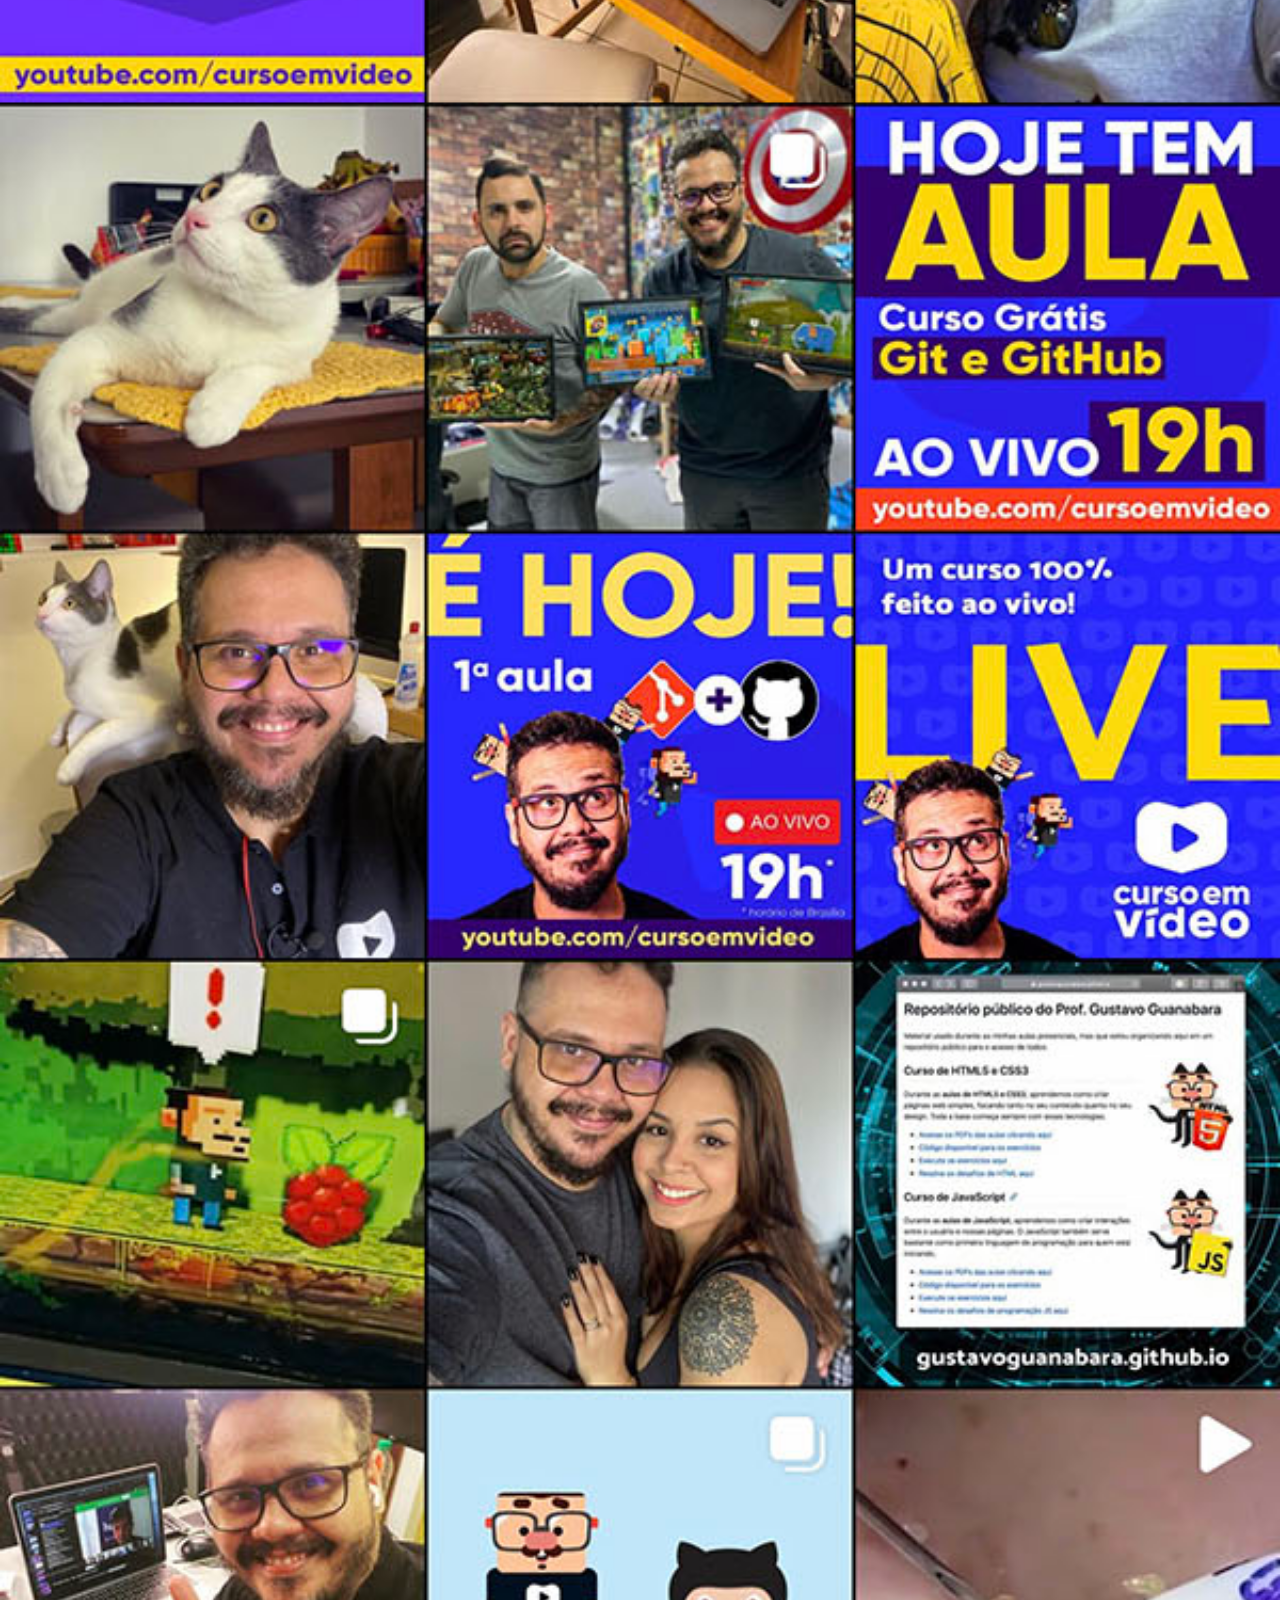
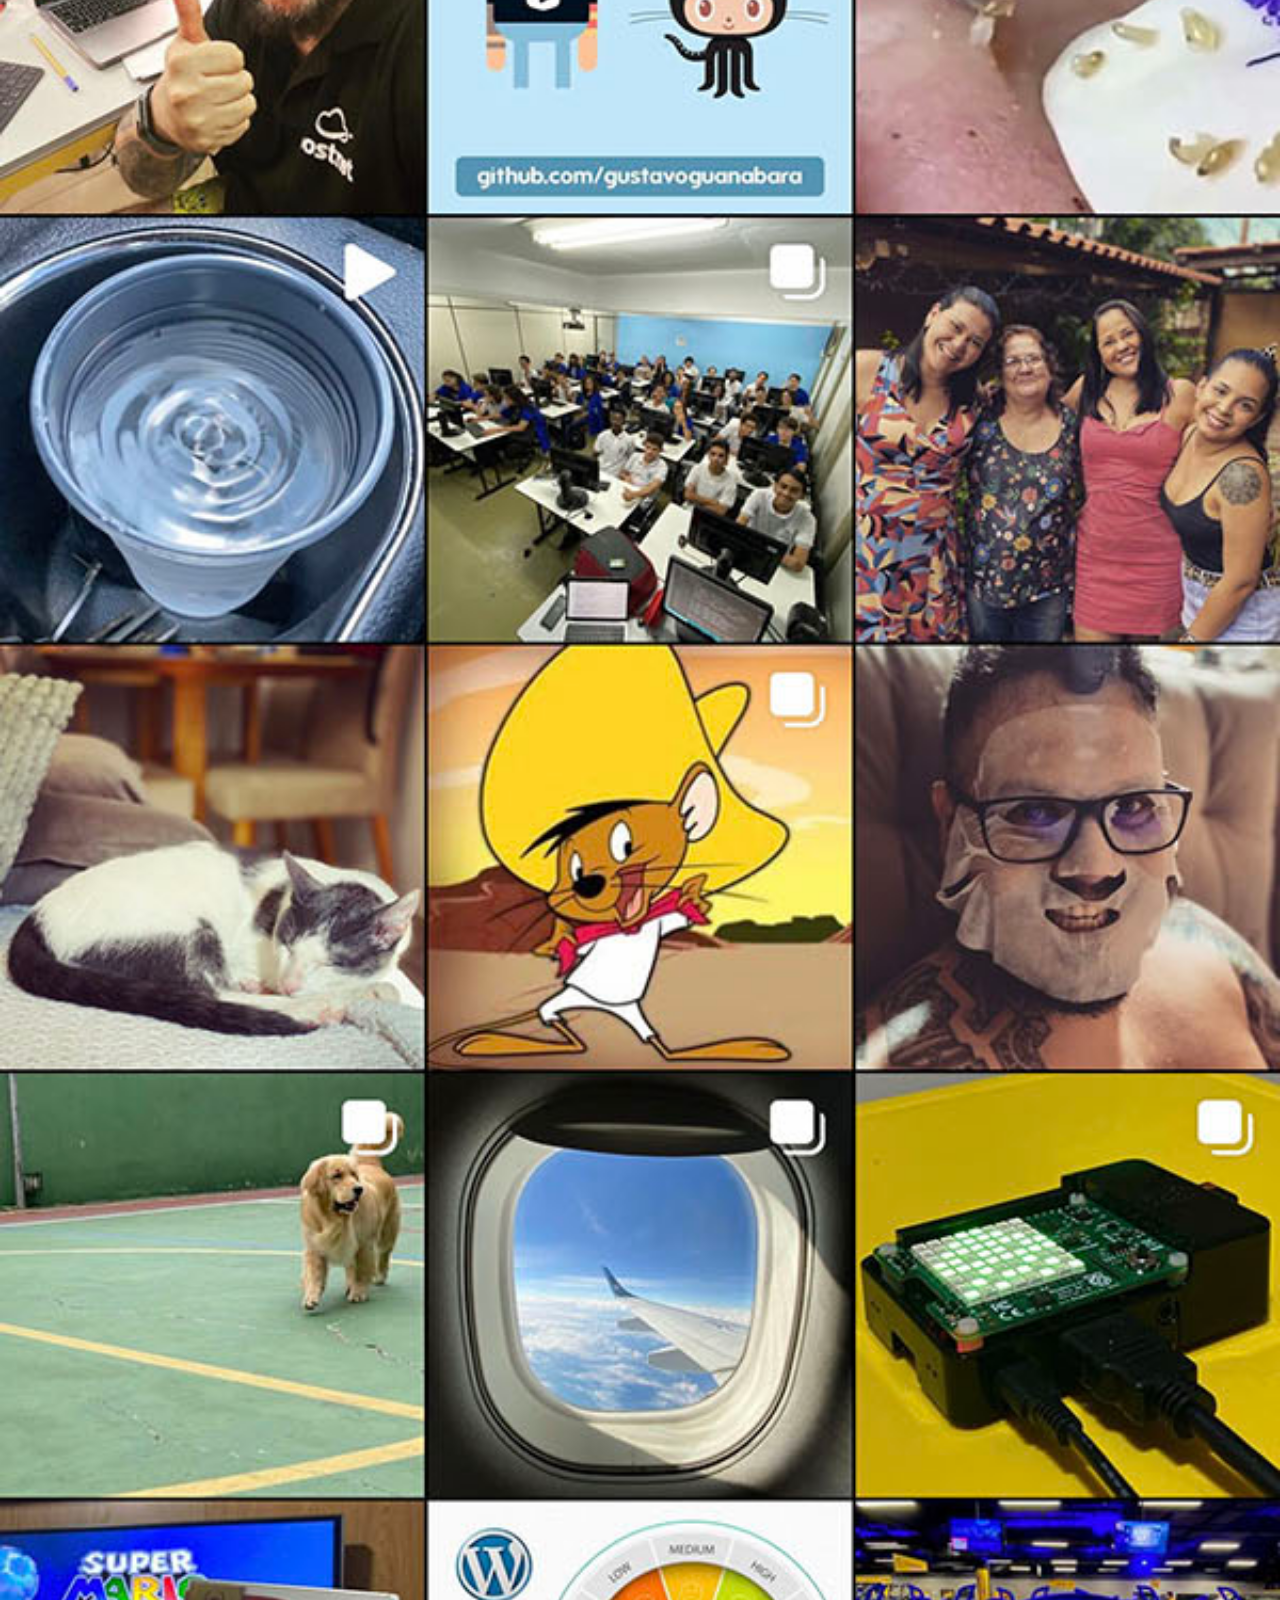
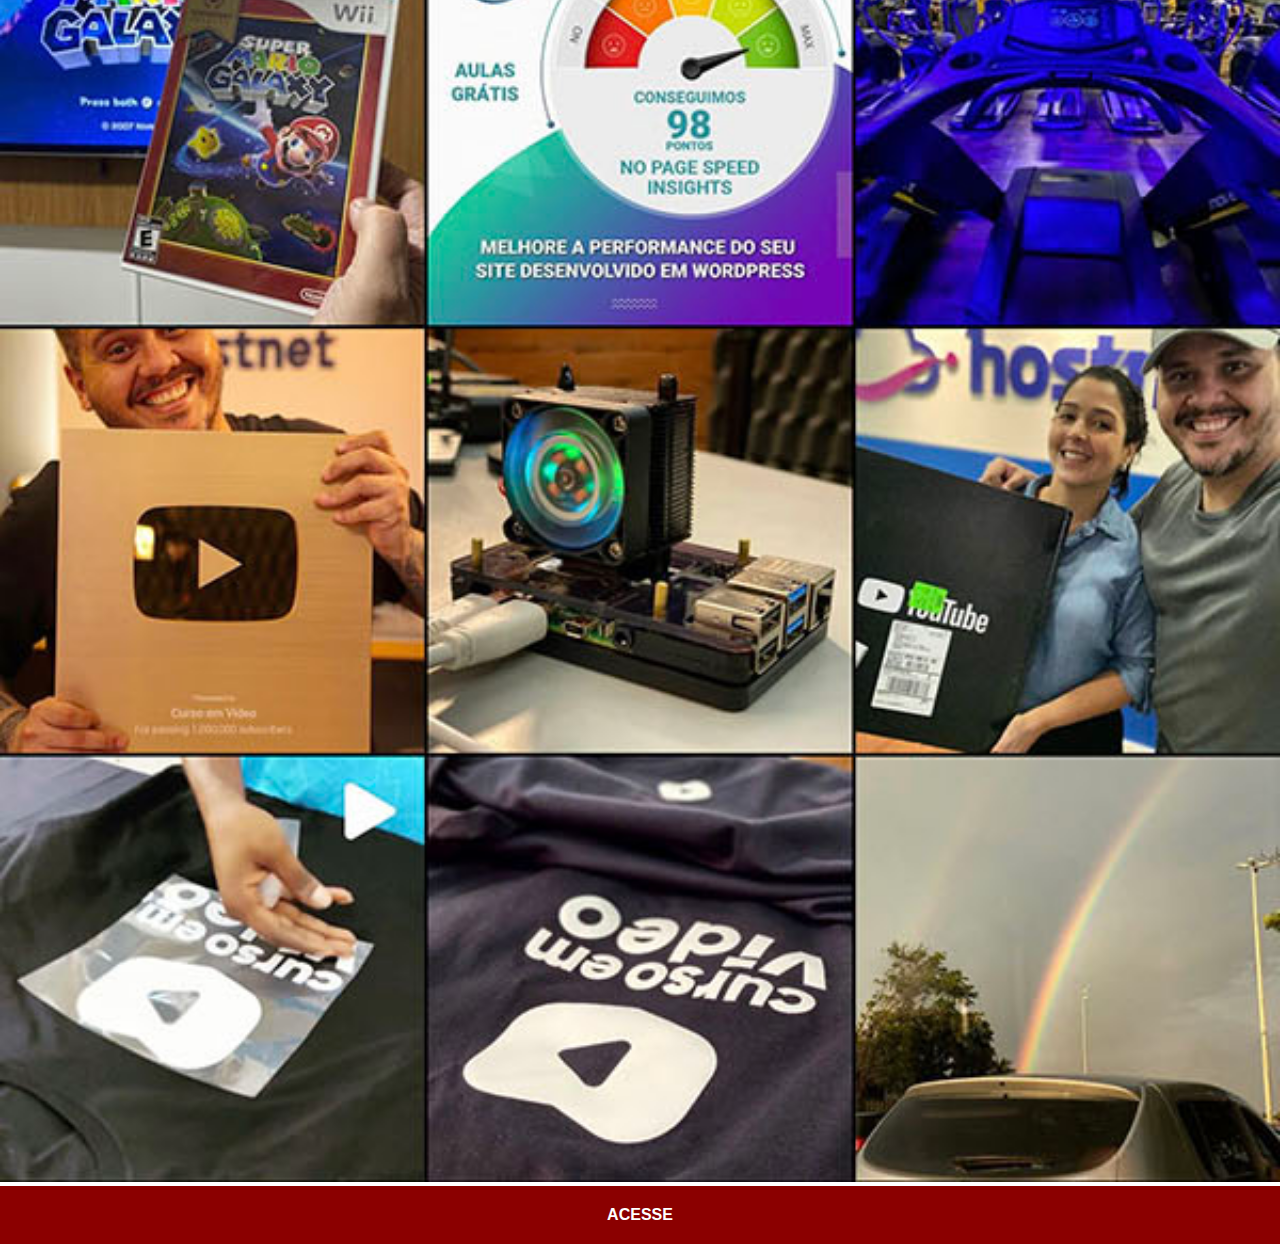
<file: instagram.html>
<!DOCTYPE html>
<html lang="pt-br">
<head>
    <meta charset="UTF-8">
    <meta http-equiv="X-UA-Compatible" content="IE=edge">
    <meta name="viewport" content="width=device-width, initial-scale=1.0">
    <title>instagram</title>
    <link rel="stylesheet" href="estilos/redes.css">
</head>
<body>
    <img src="imagens/tela-instagram.jpg" alt="Instagram">
    <a href="#">ACESSE</a>
</body>
</html>
</file>
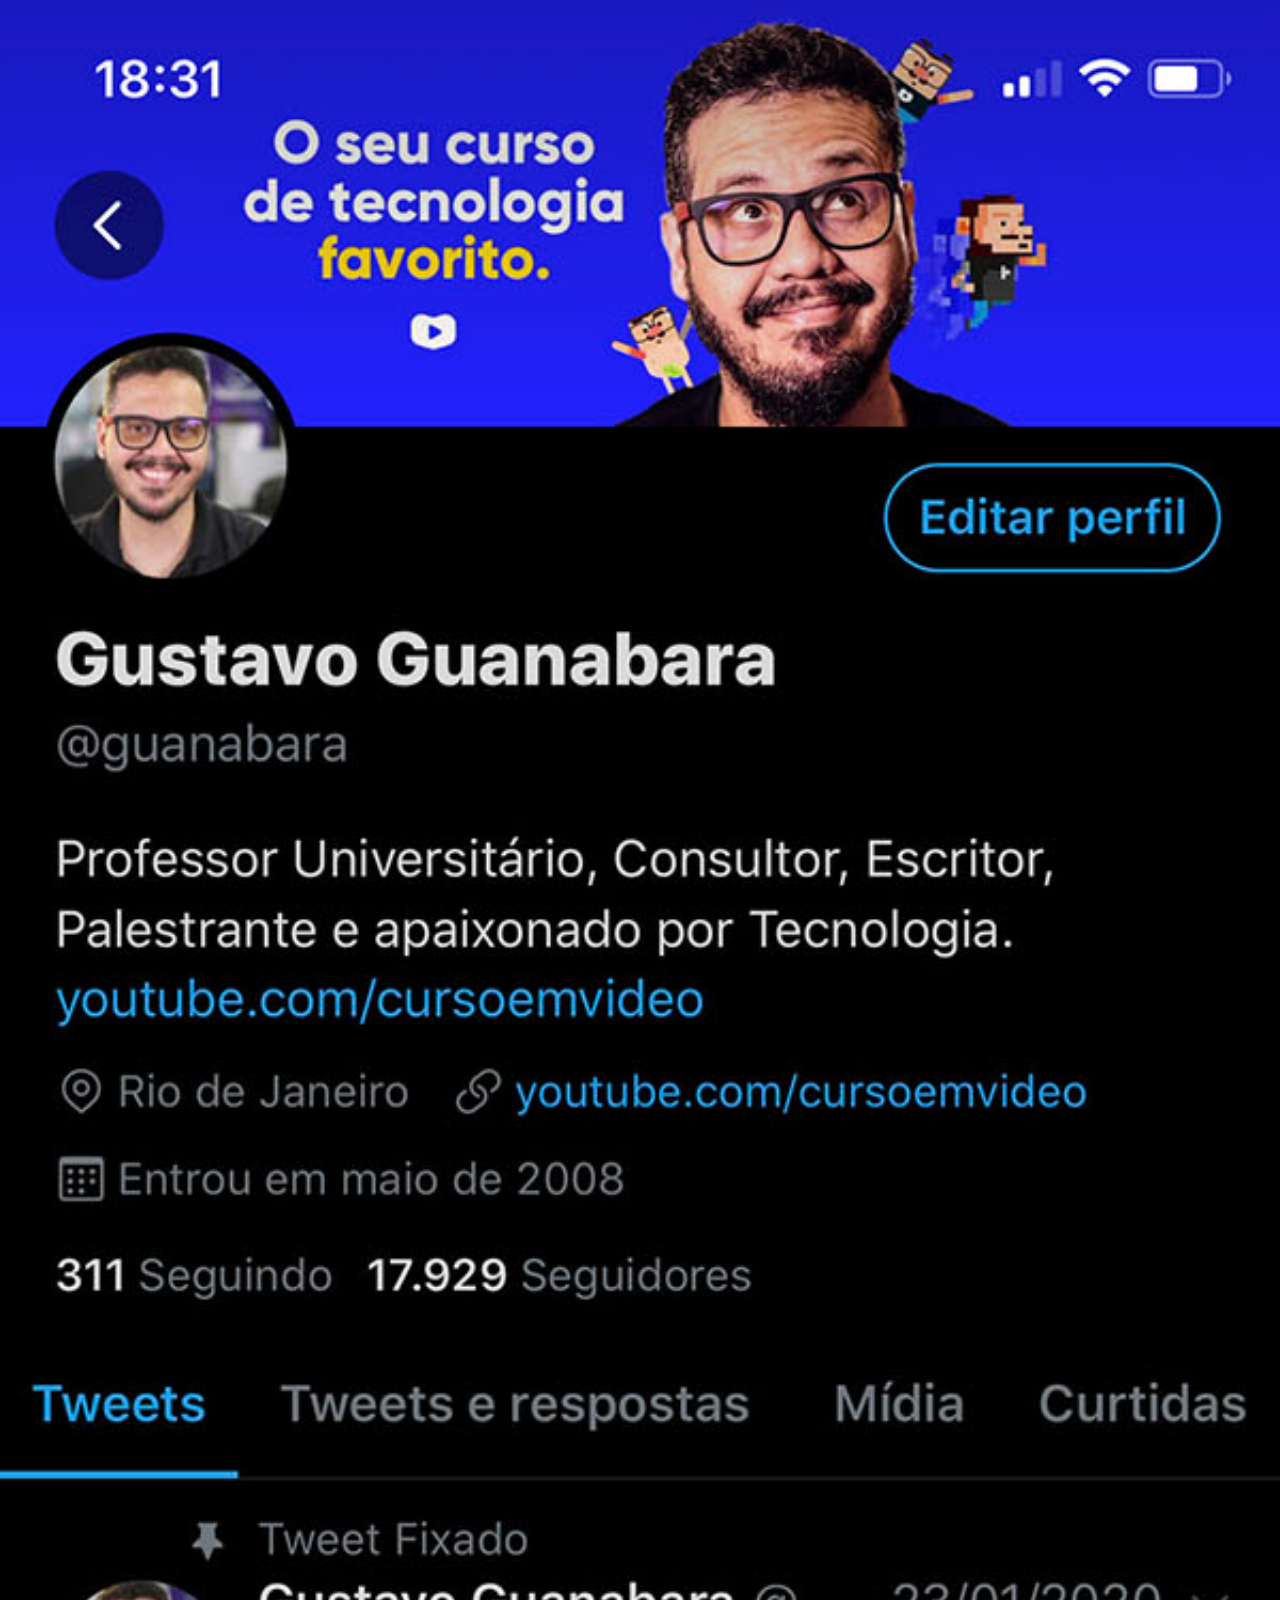
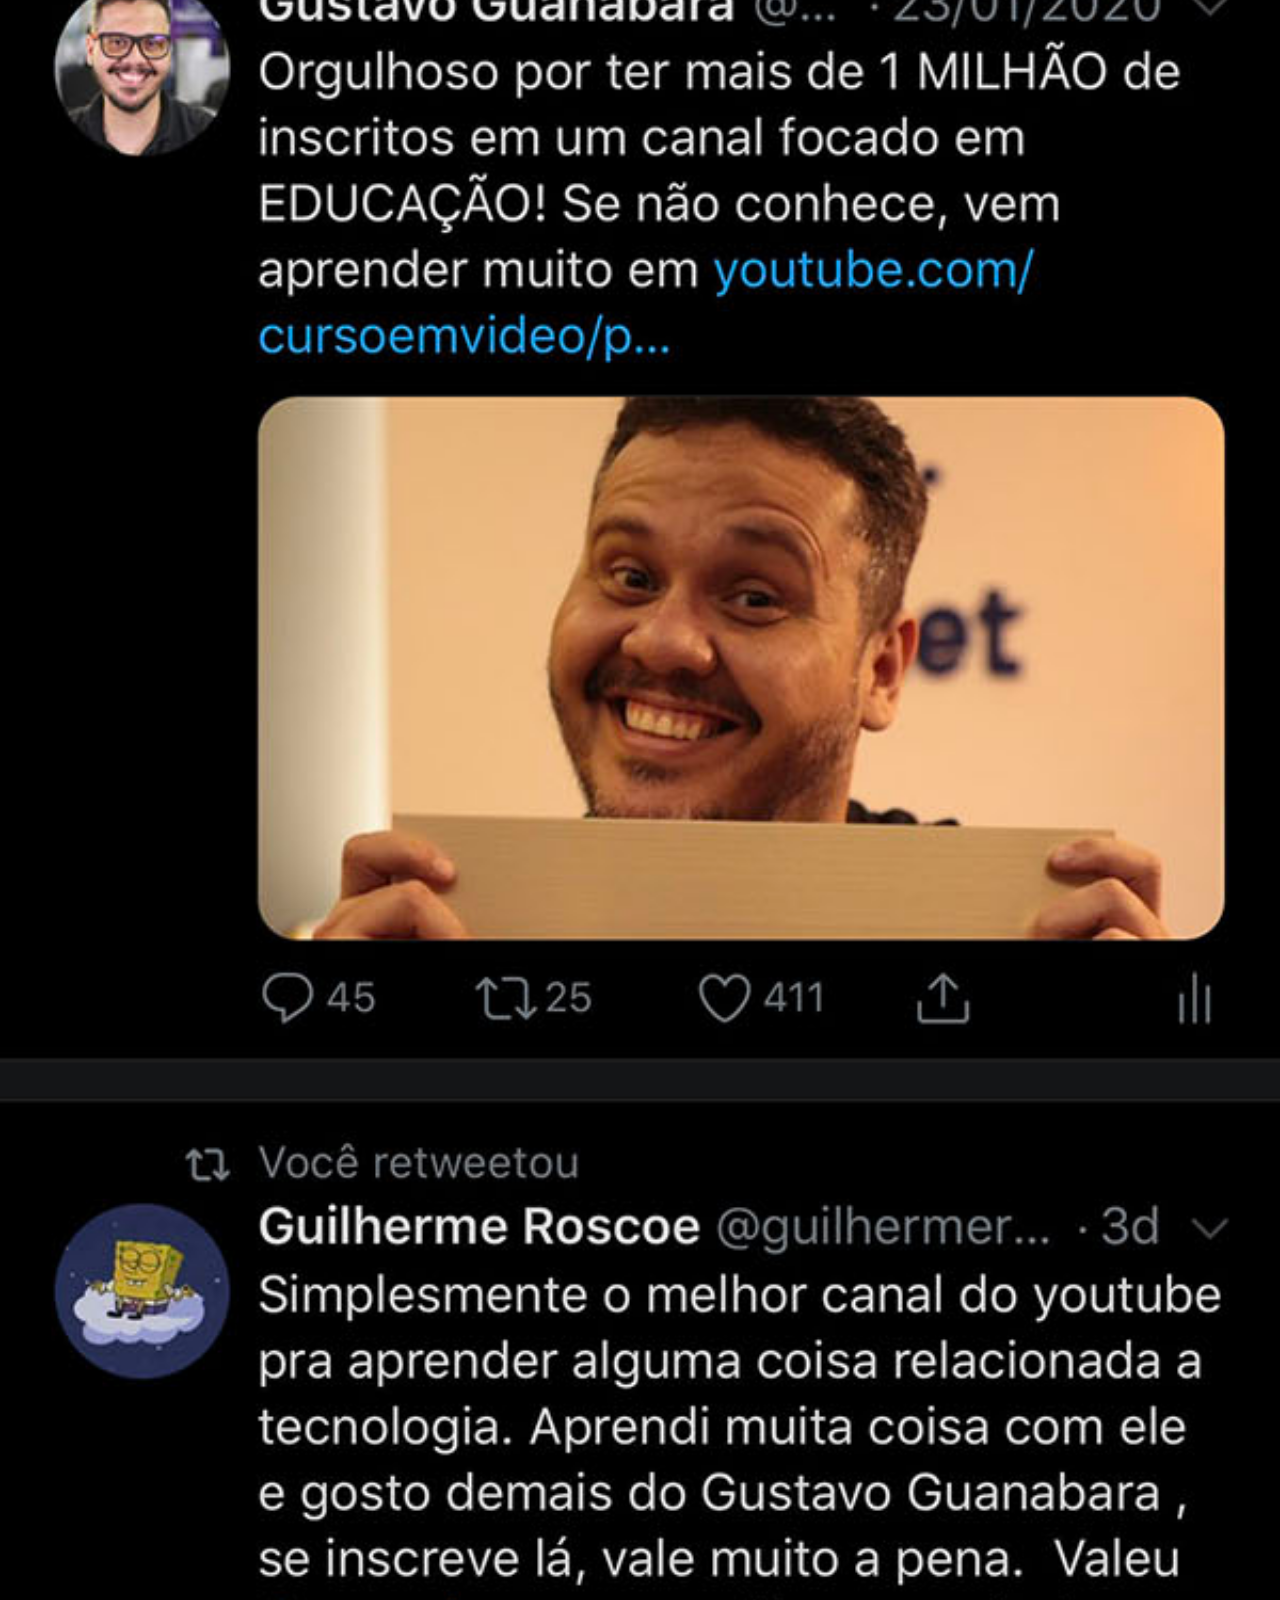
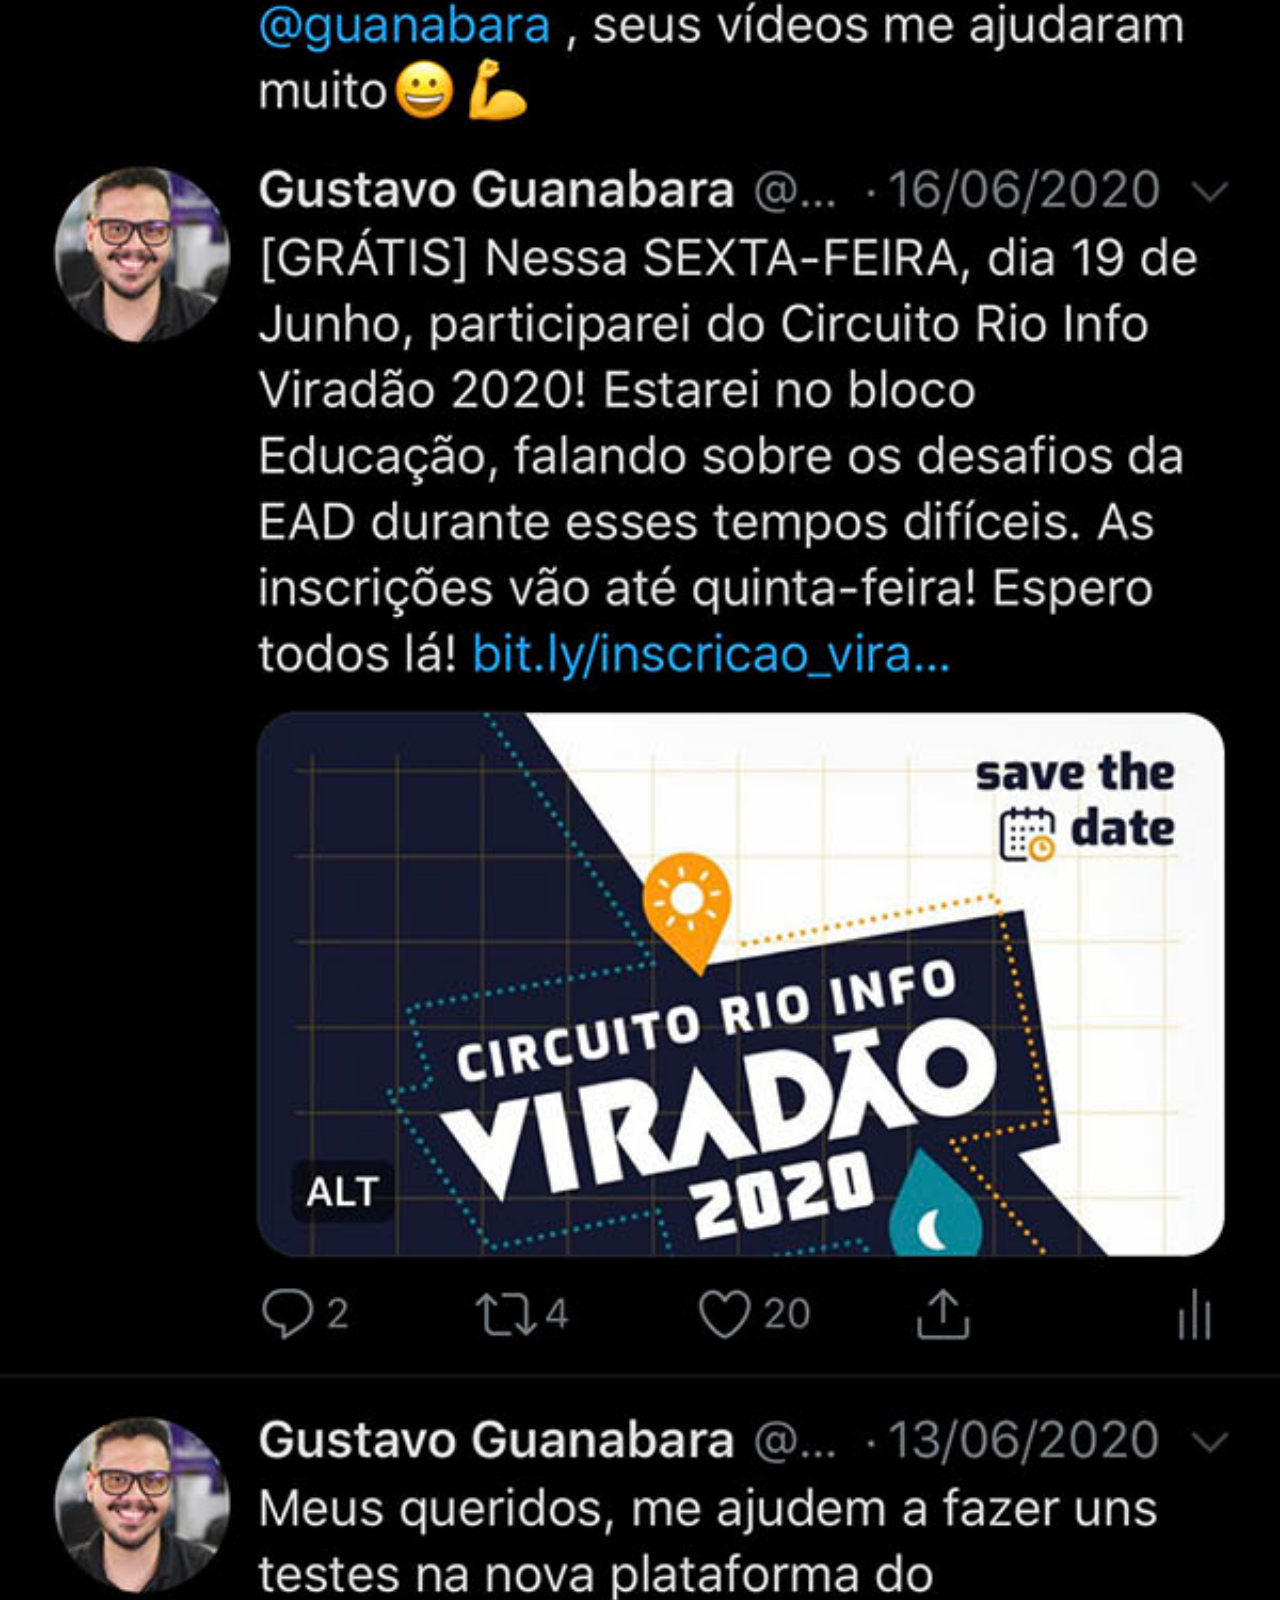
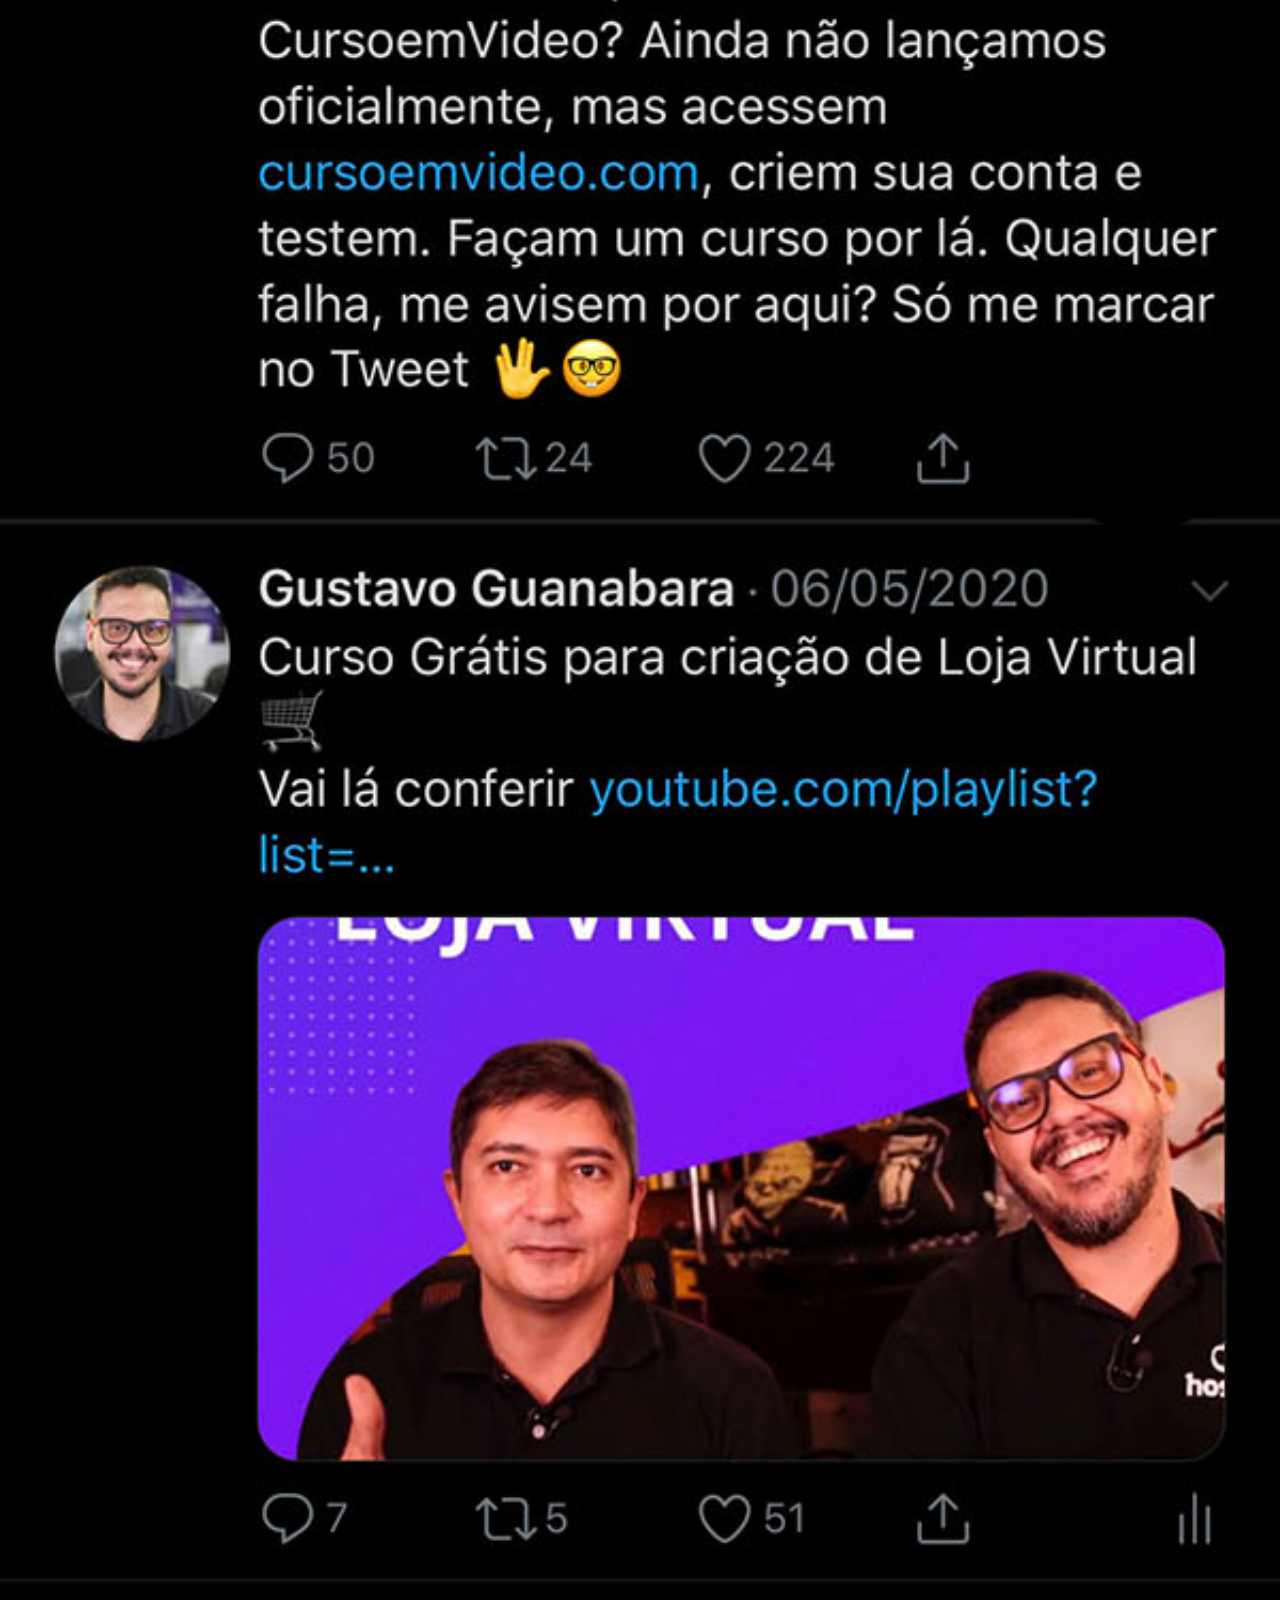
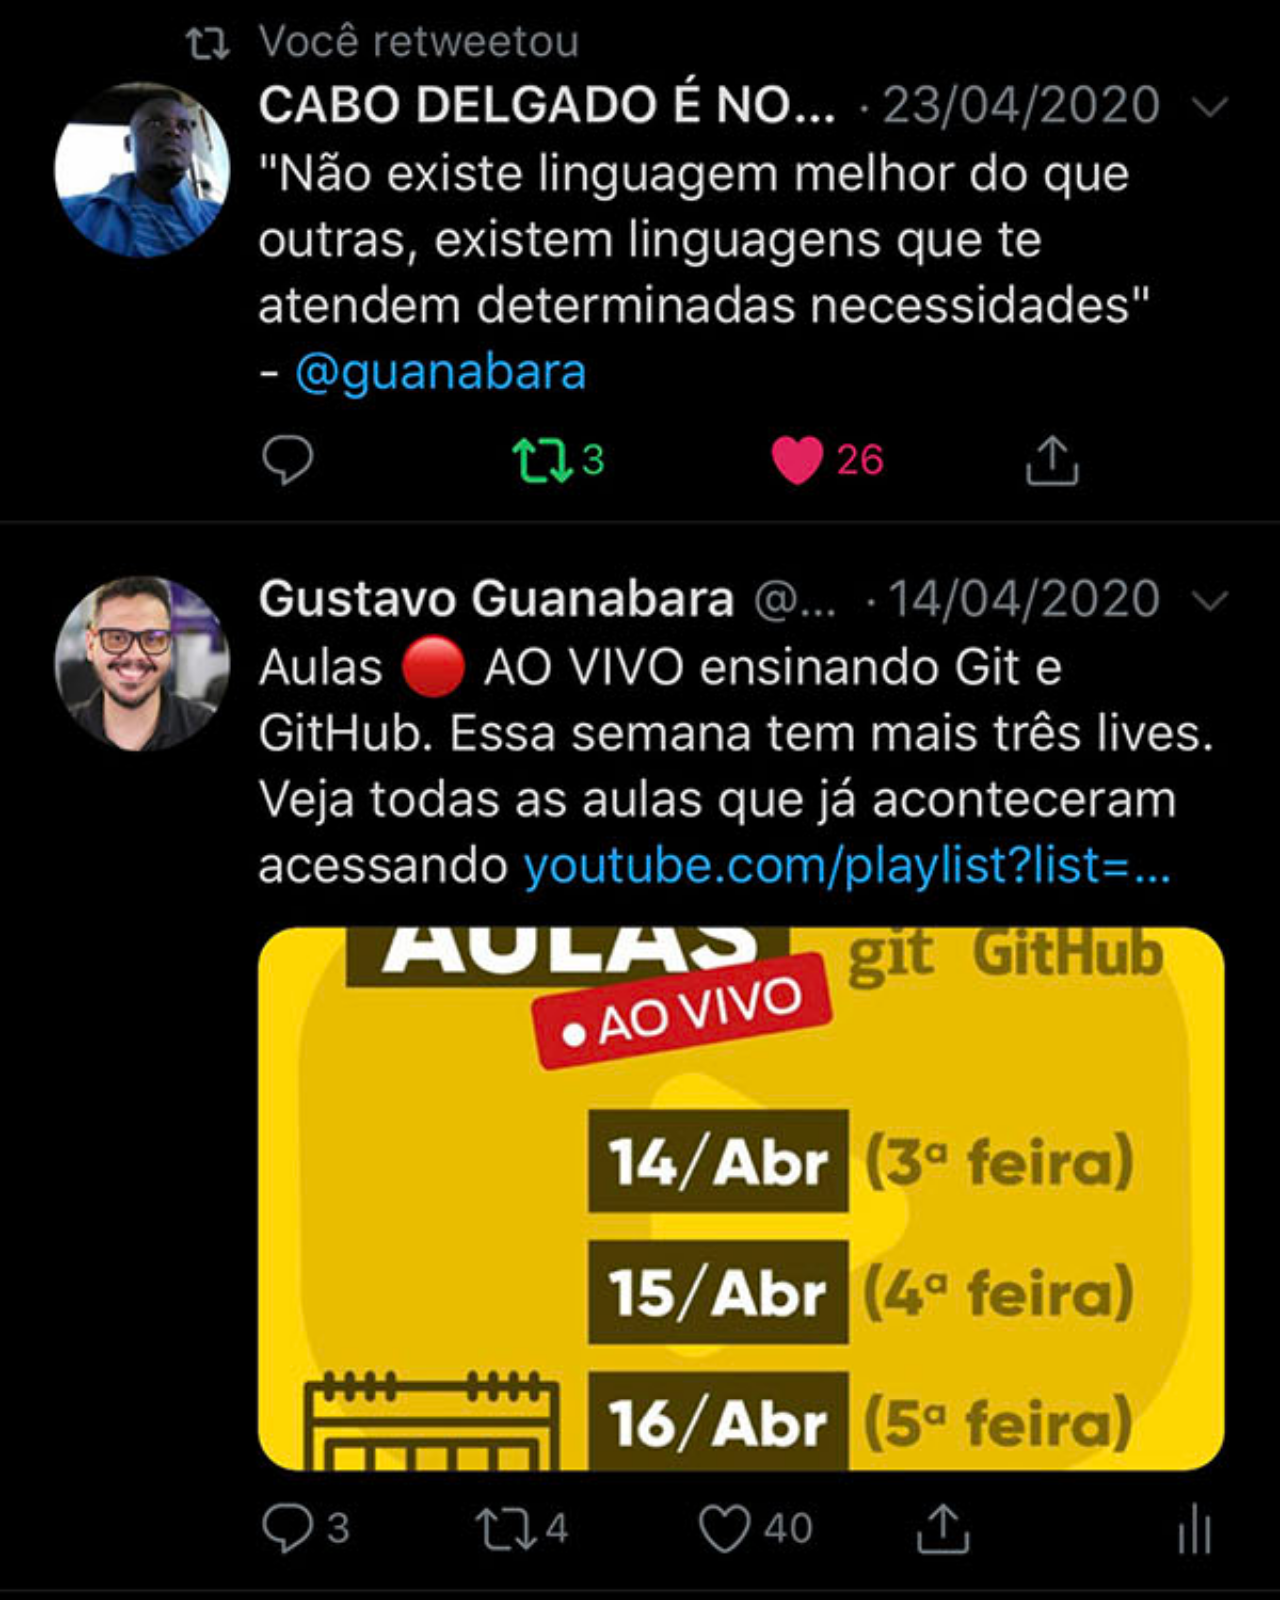
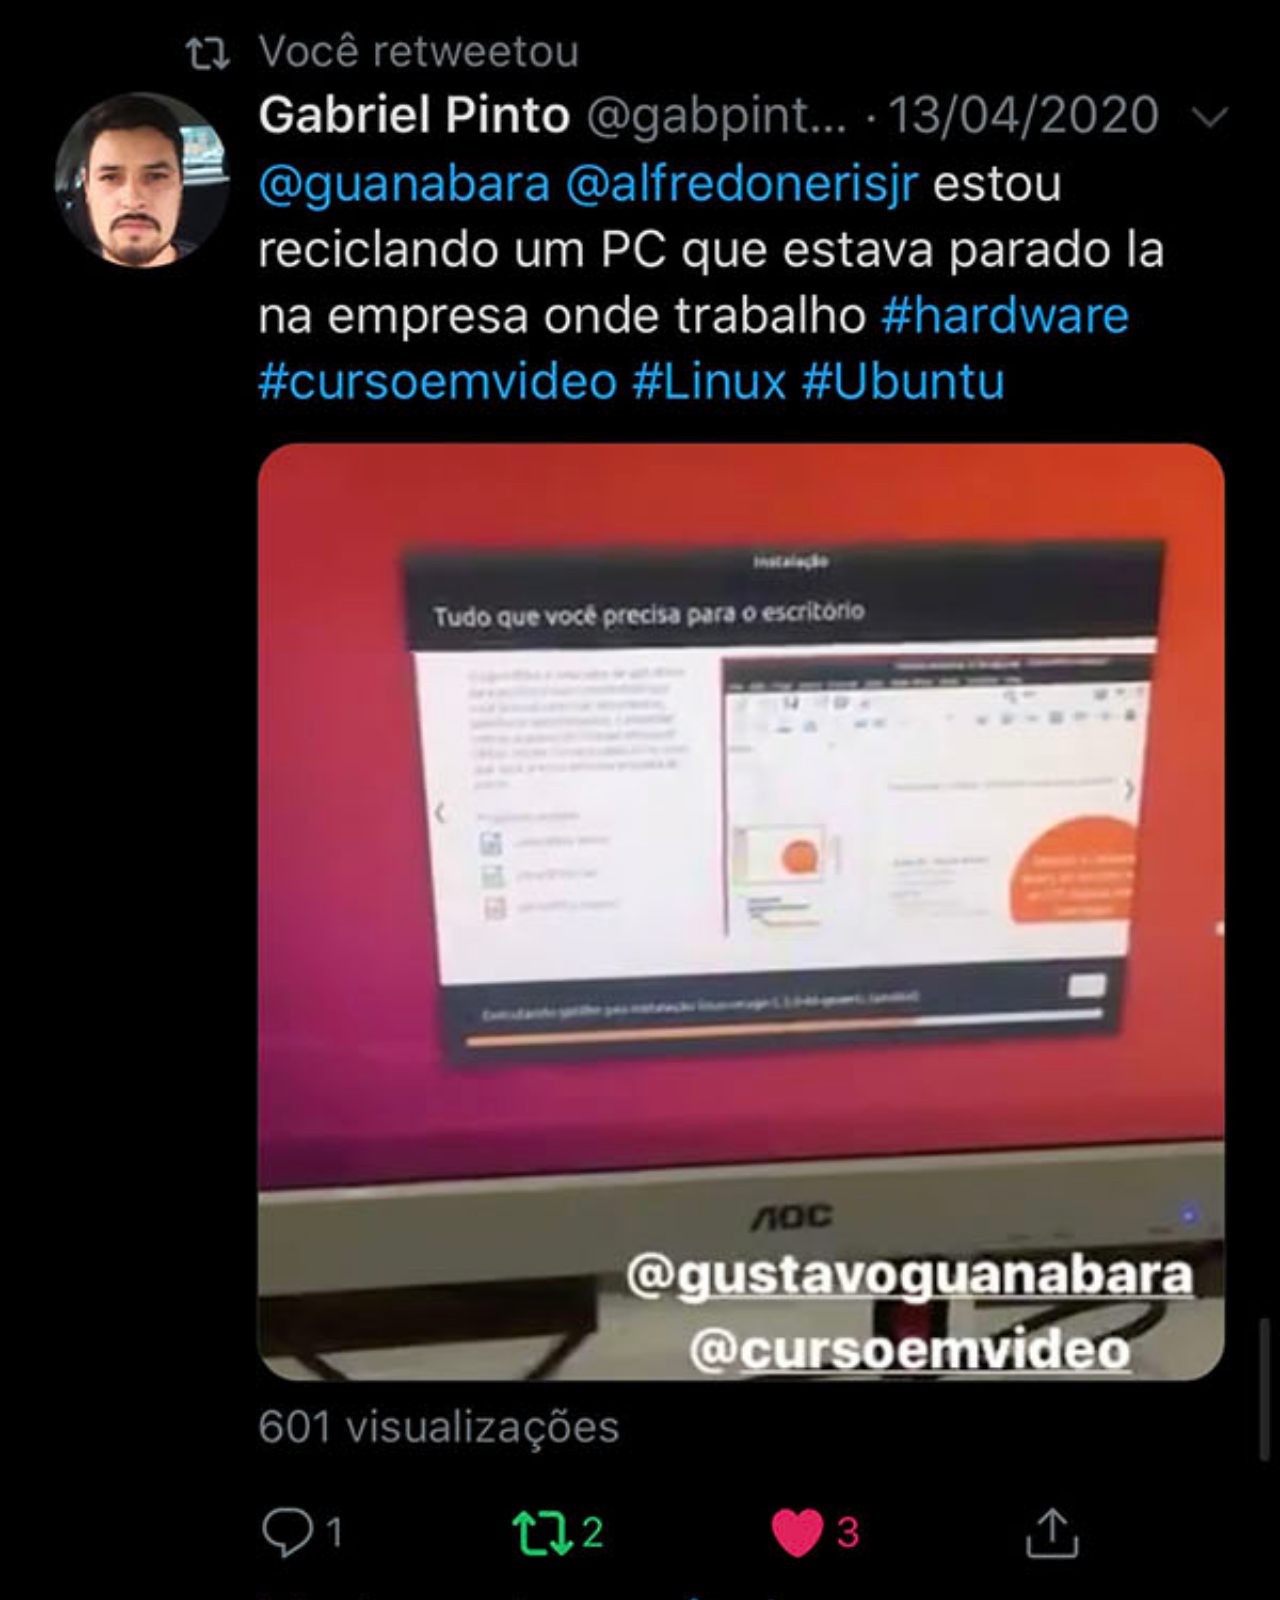
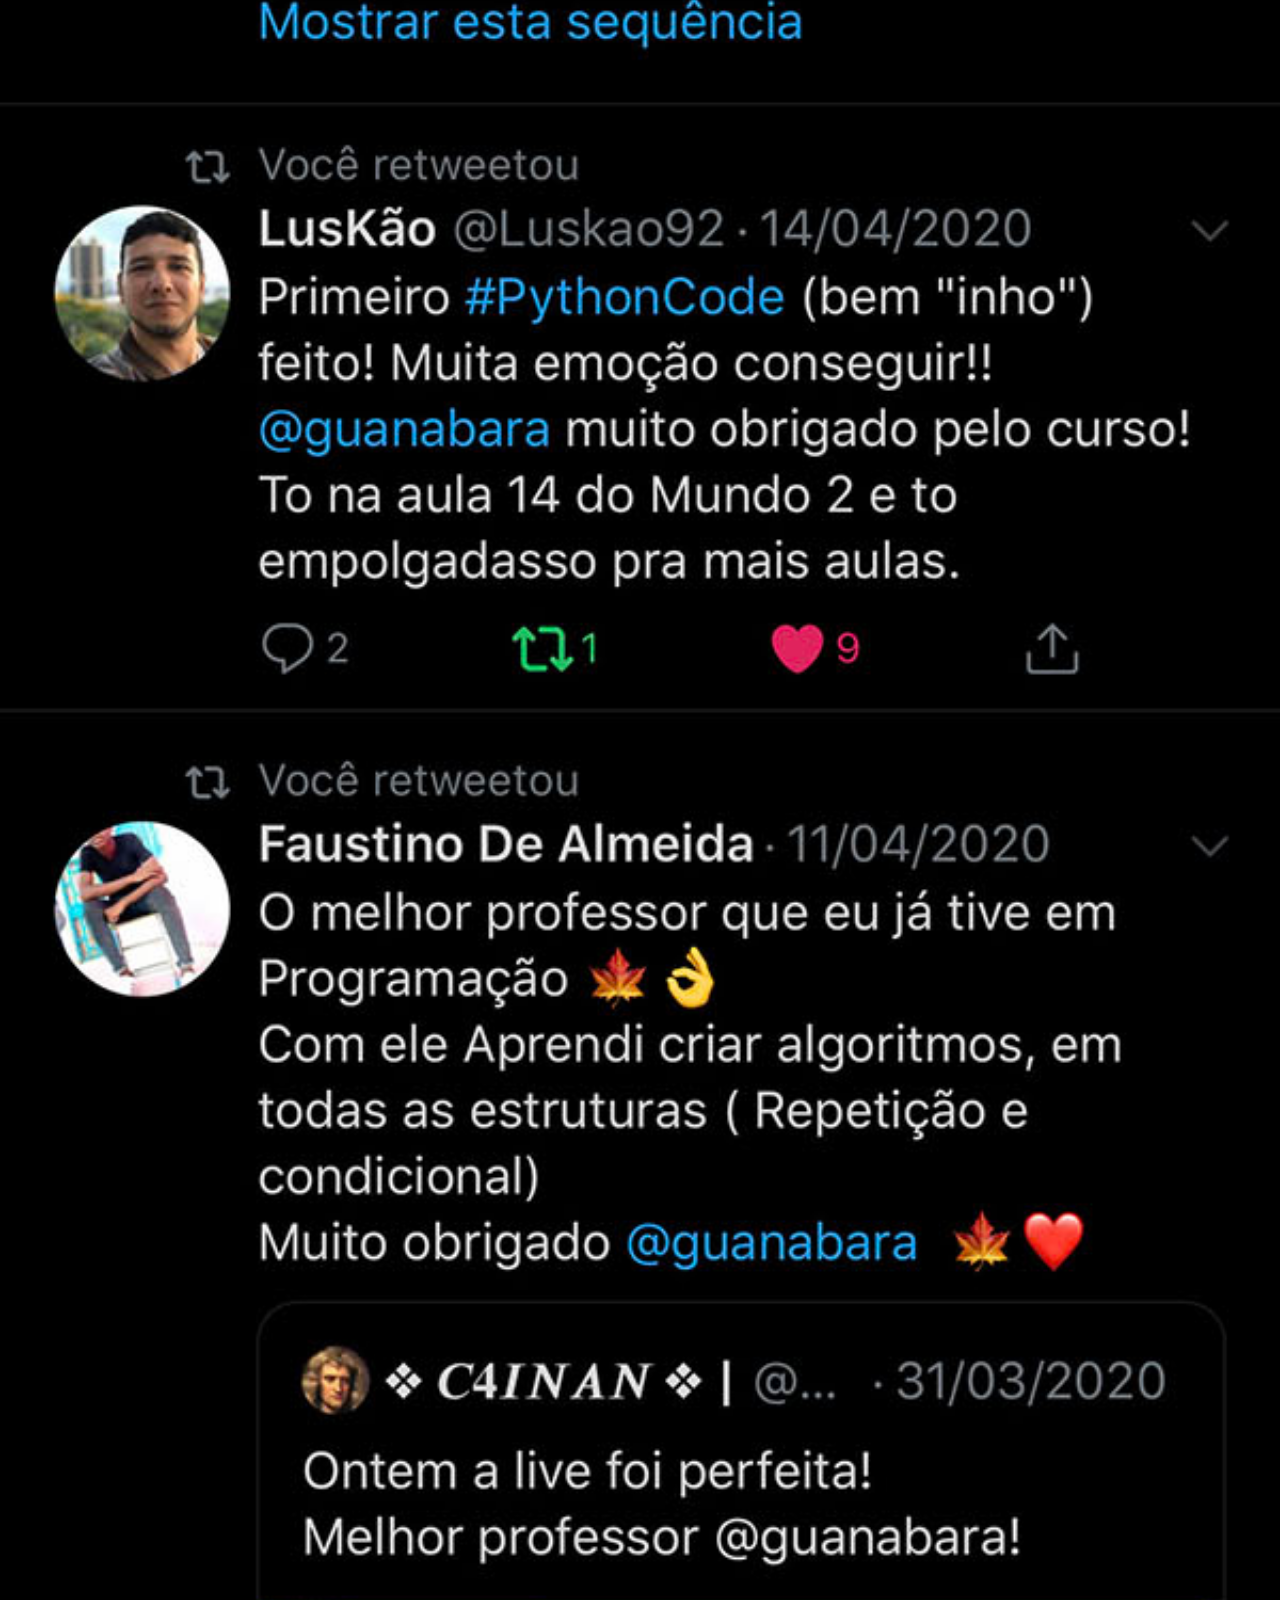
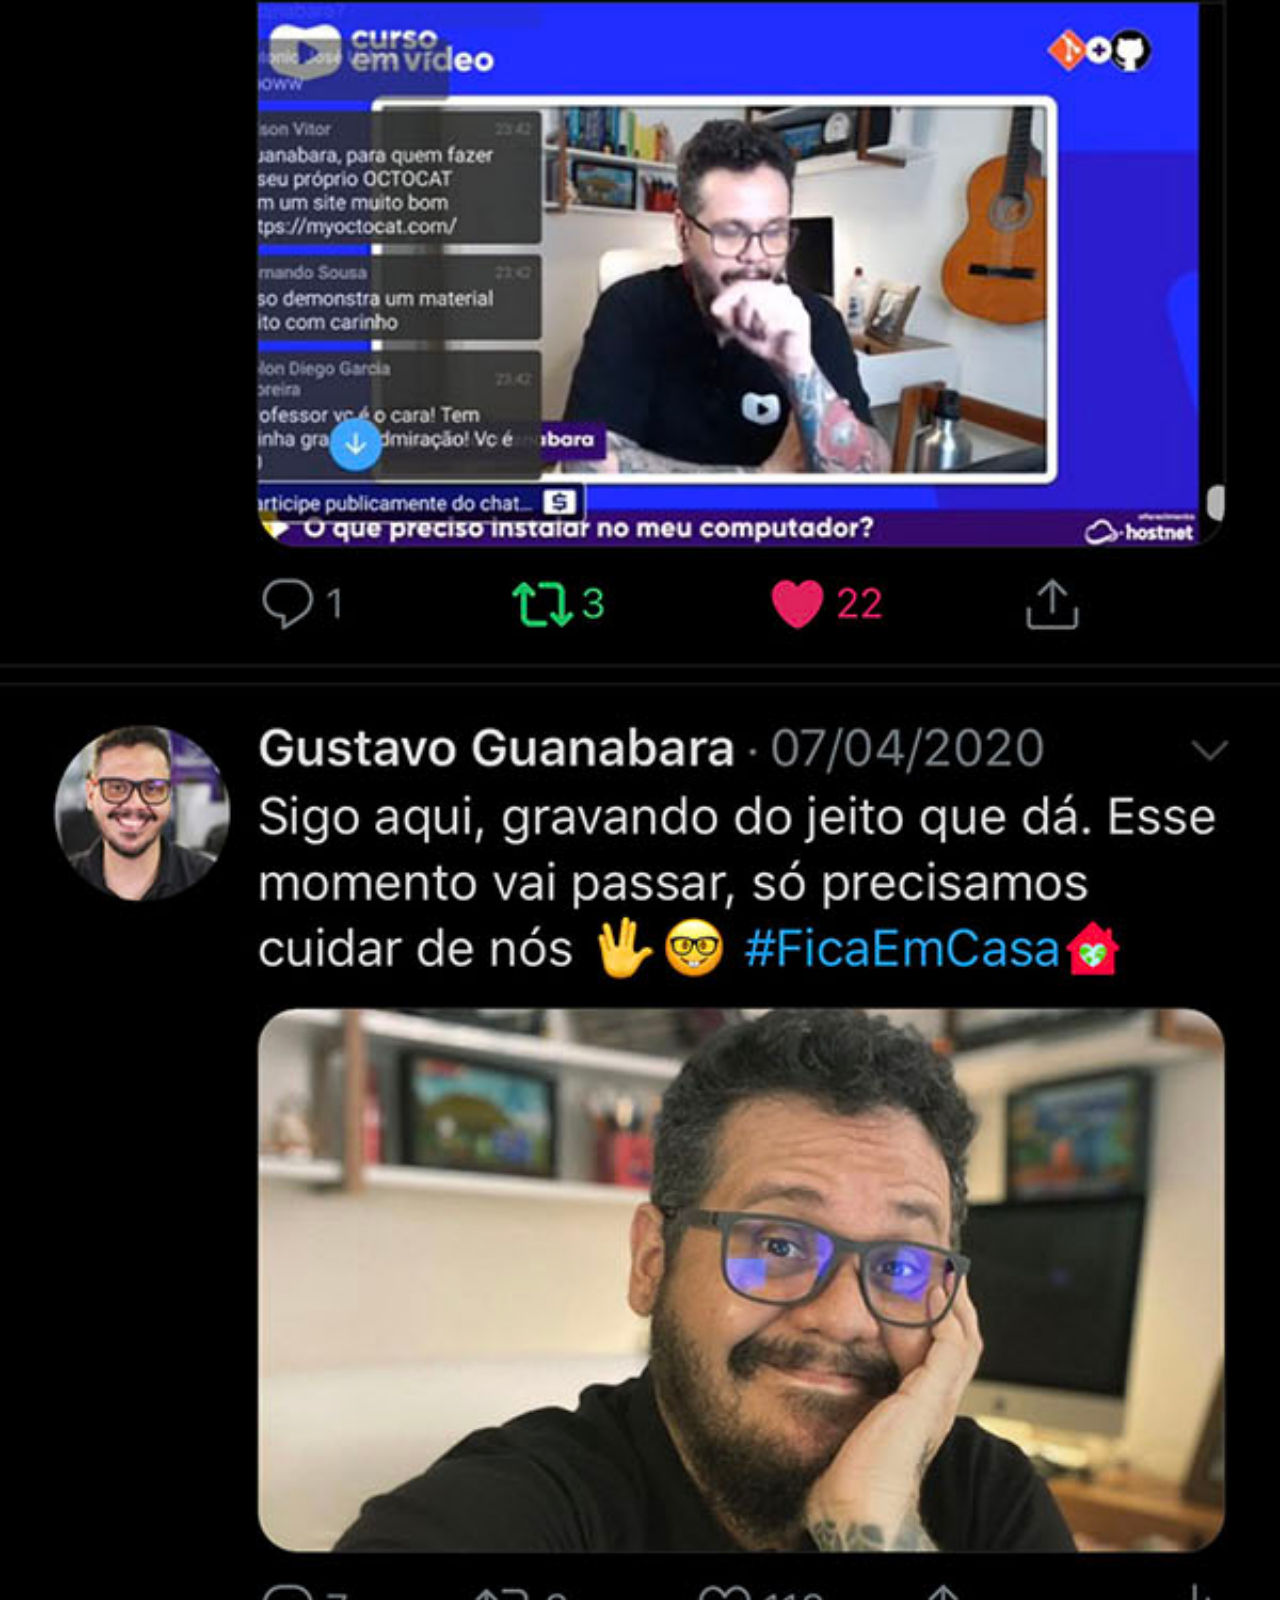
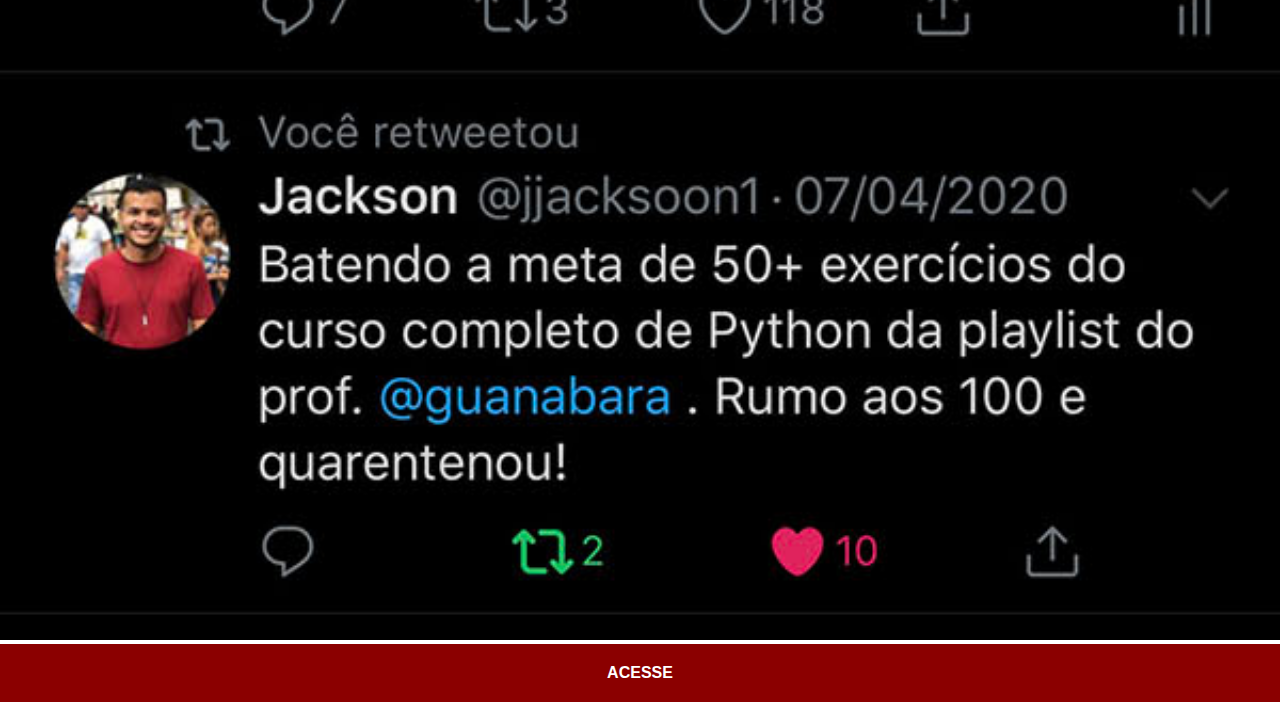
<file: twitter.html>
<!DOCTYPE html>
<html lang="pt-br">
<head>
    <meta charset="UTF-8">
    <meta http-equiv="X-UA-Compatible" content="IE=edge">
    <meta name="viewport" content="width=device-width, initial-scale=1.0">
    <title>twitter</title>
    <link rel="stylesheet" href="estilos/redes.css">
</head>
<body>
    <img src="imagens/tela-twitter.jpg" alt="Twitter">
    <a href="#">ACESSE</a>
</body>
</html>
</file>
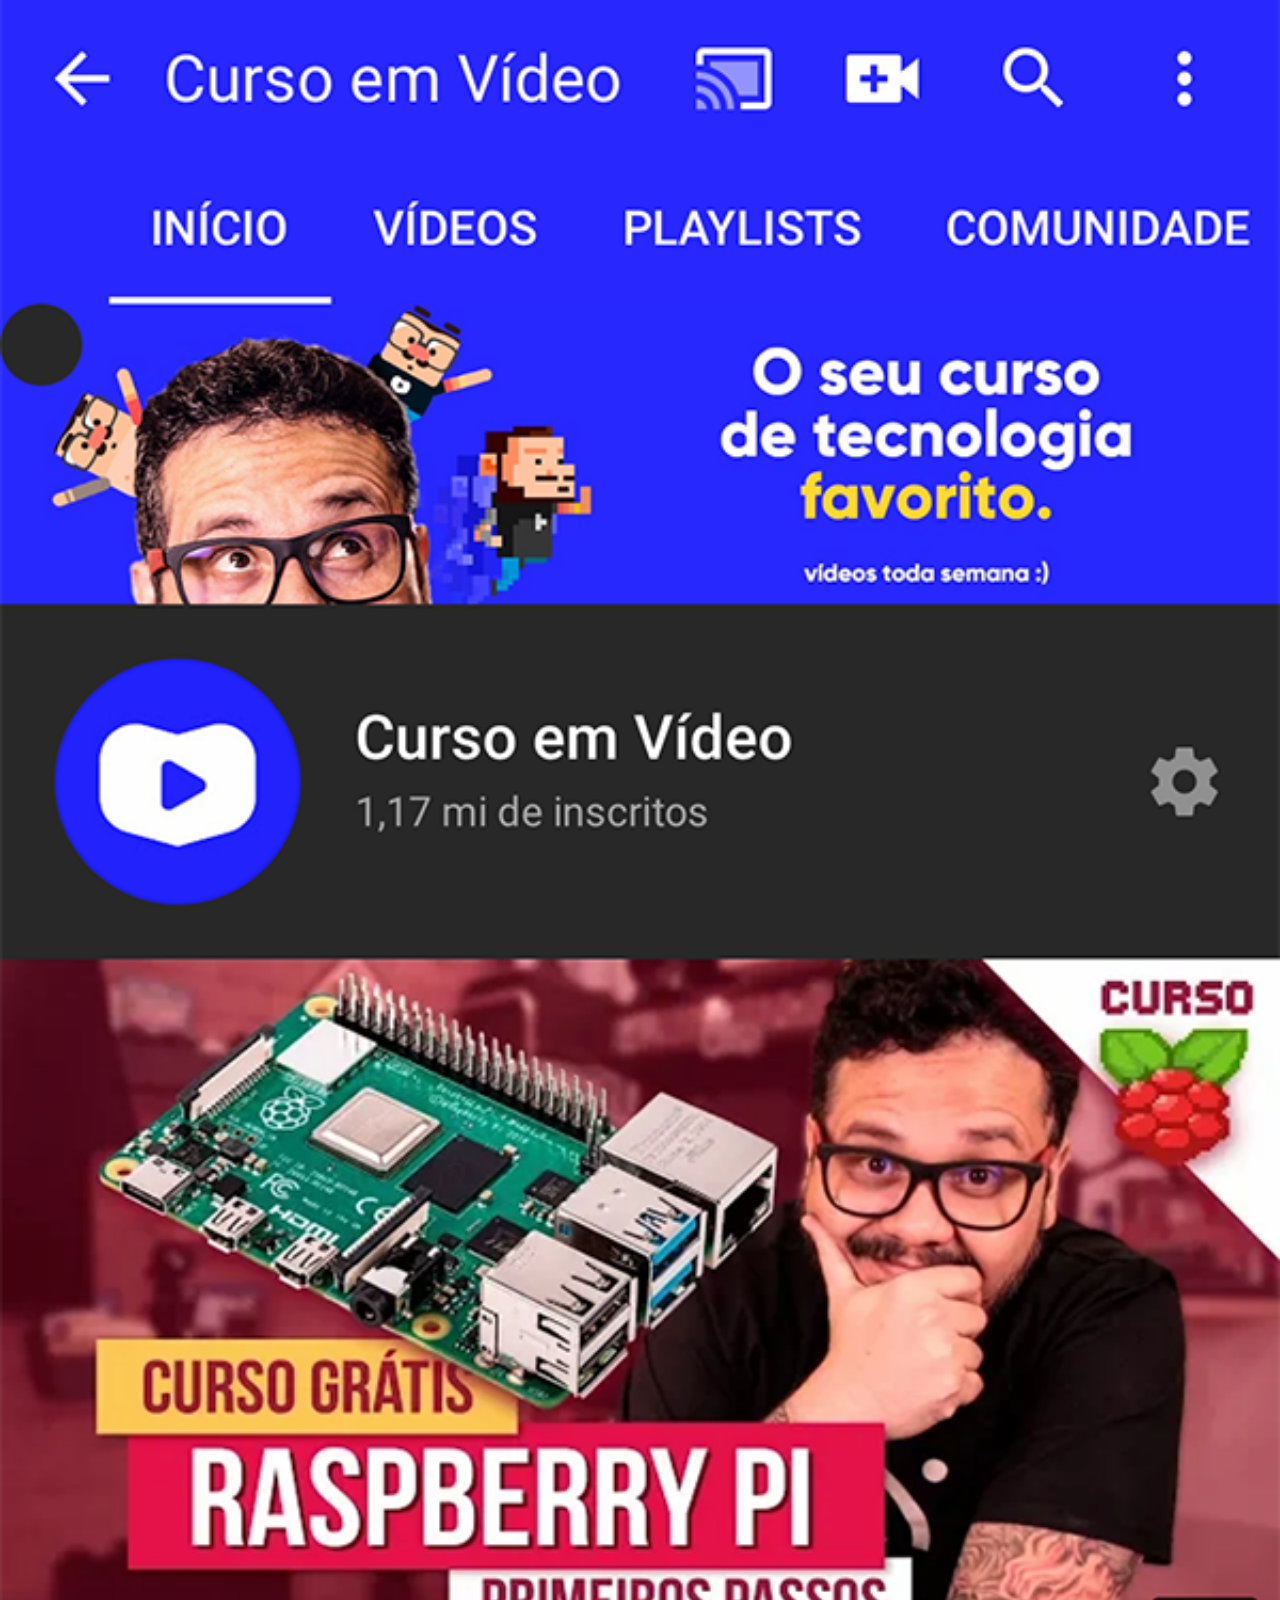
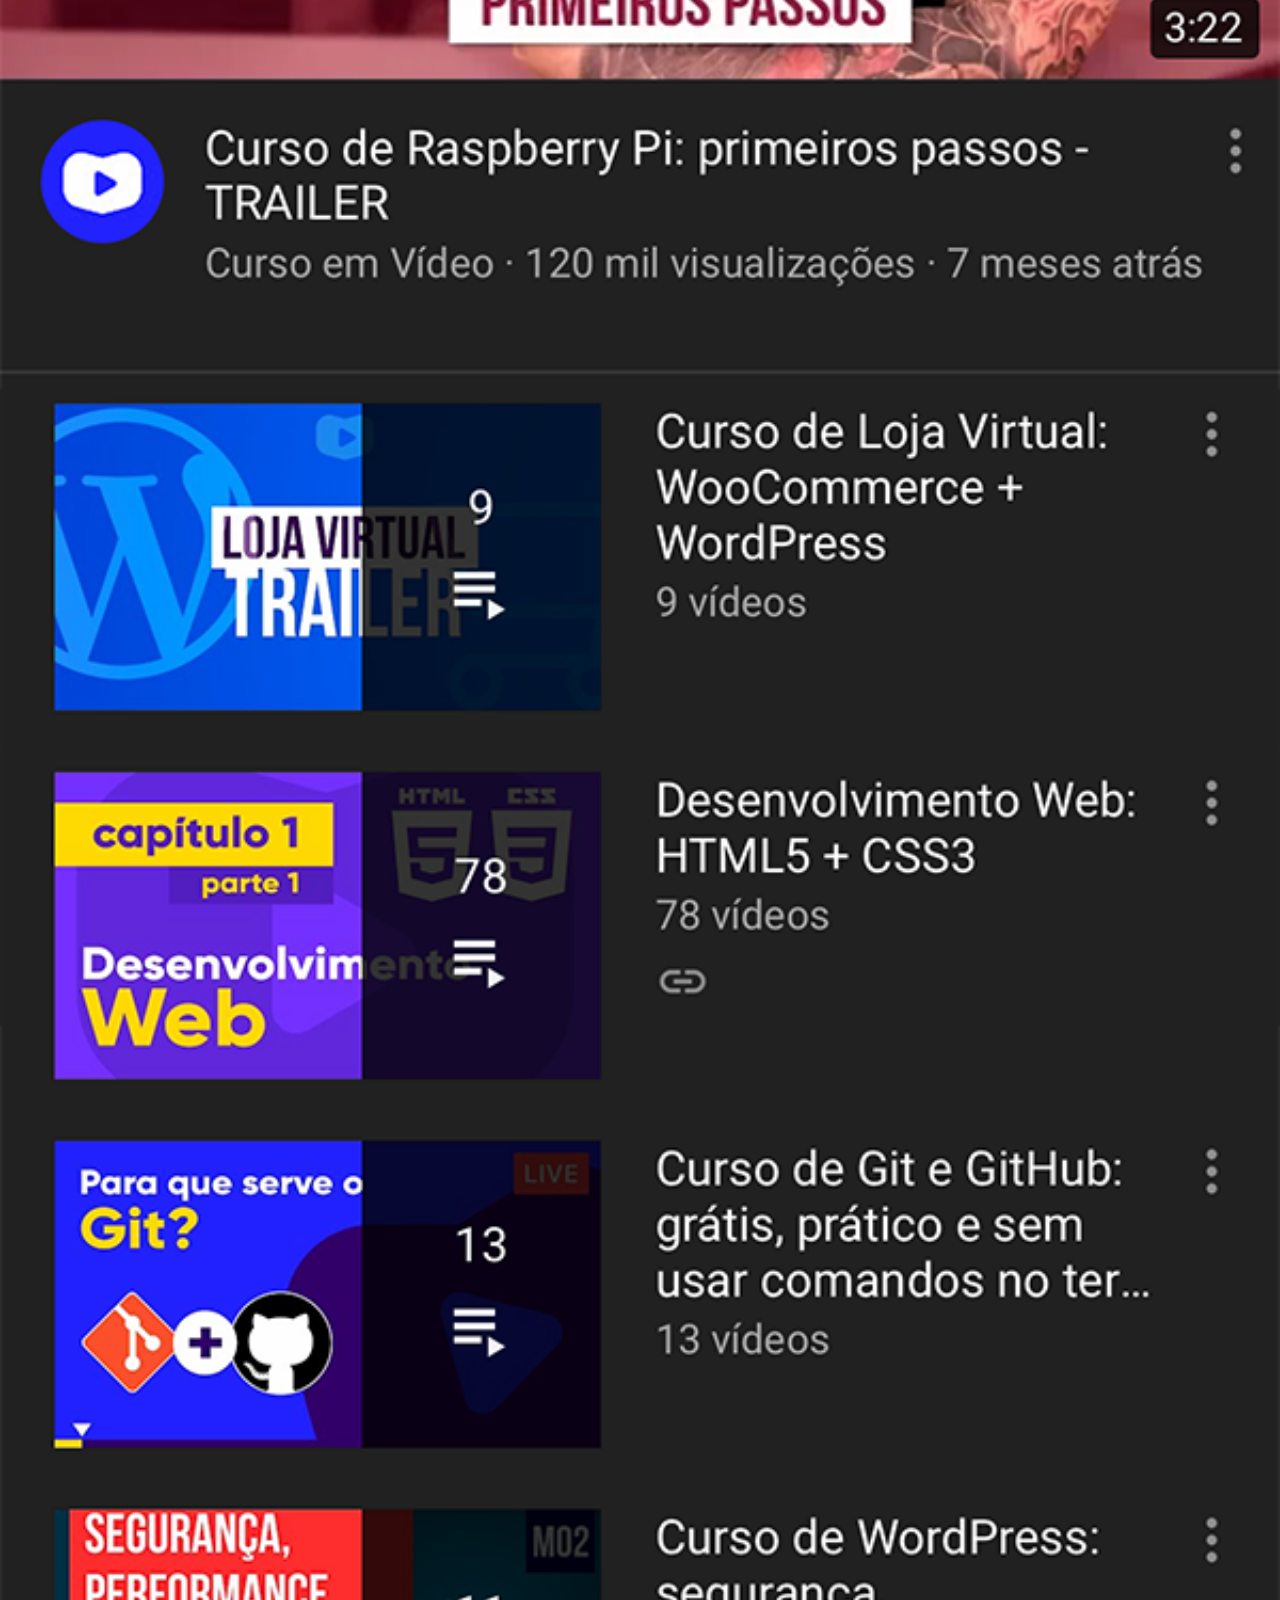
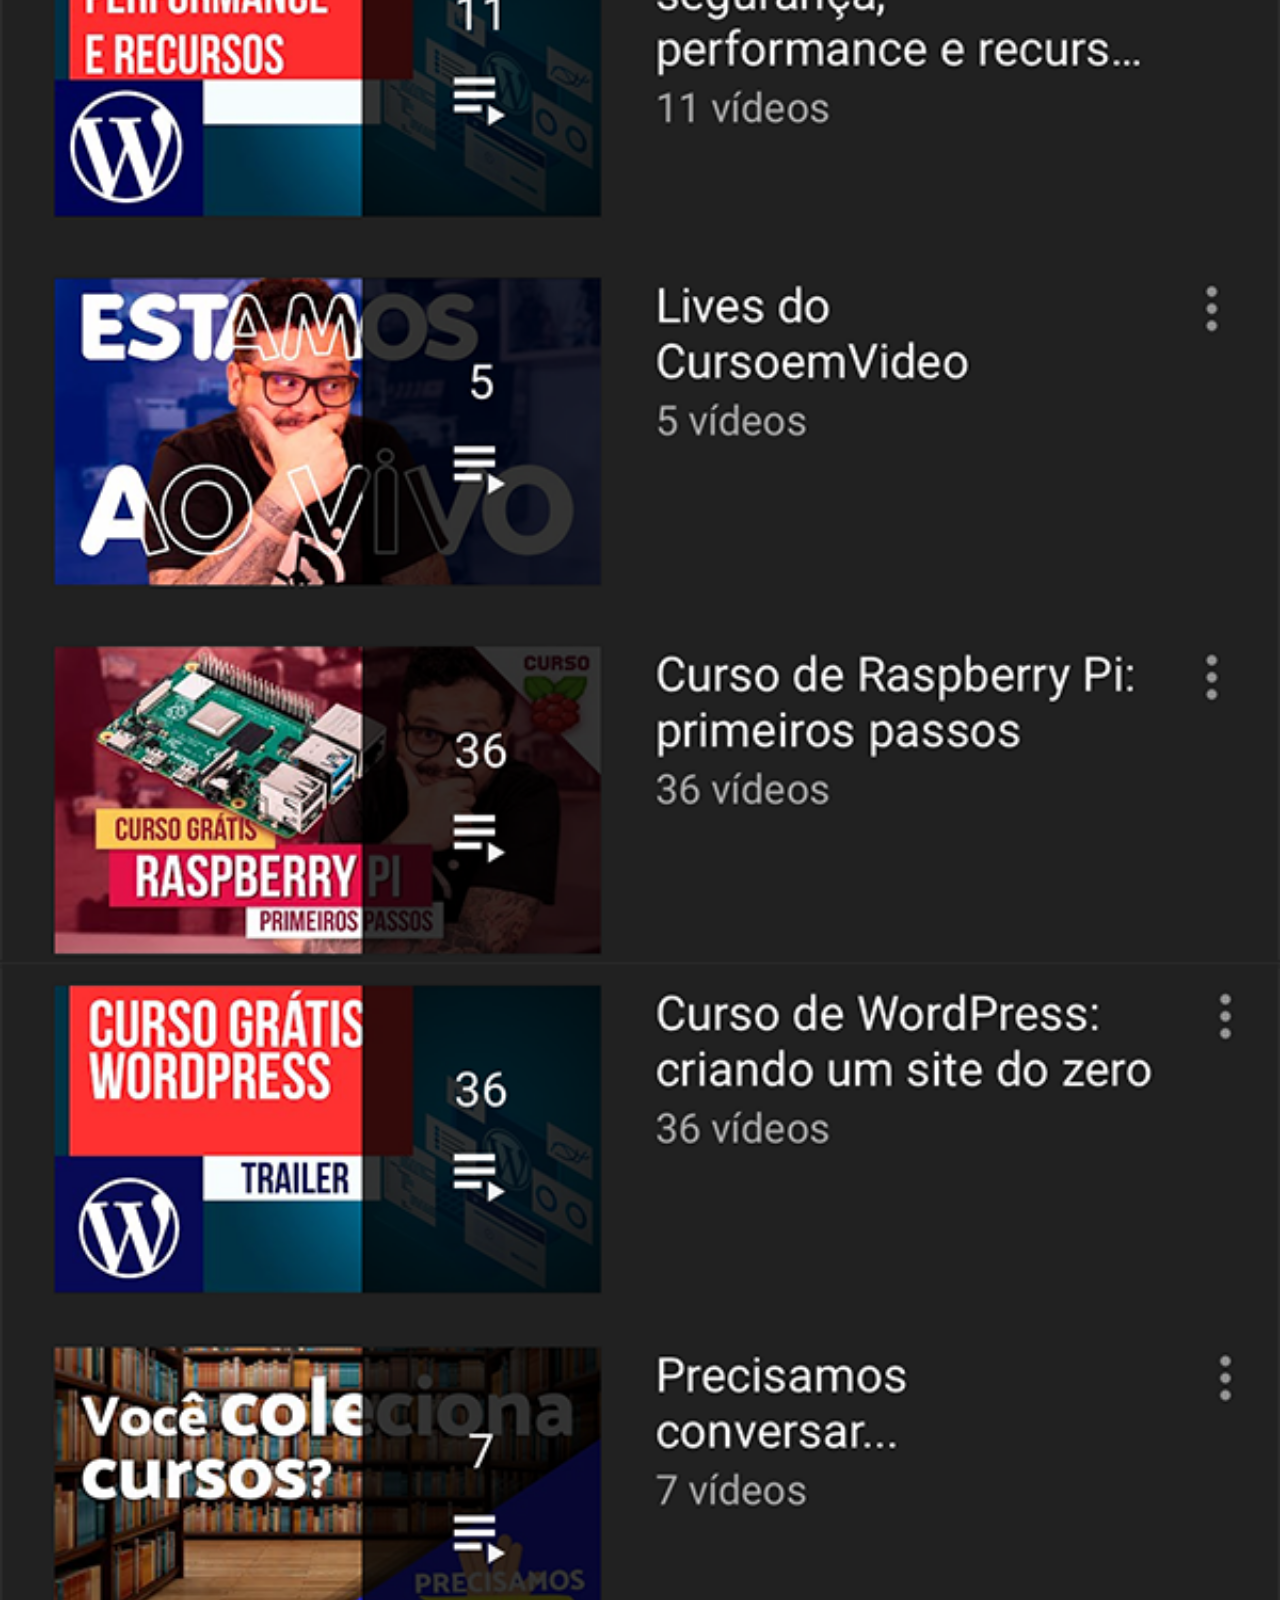
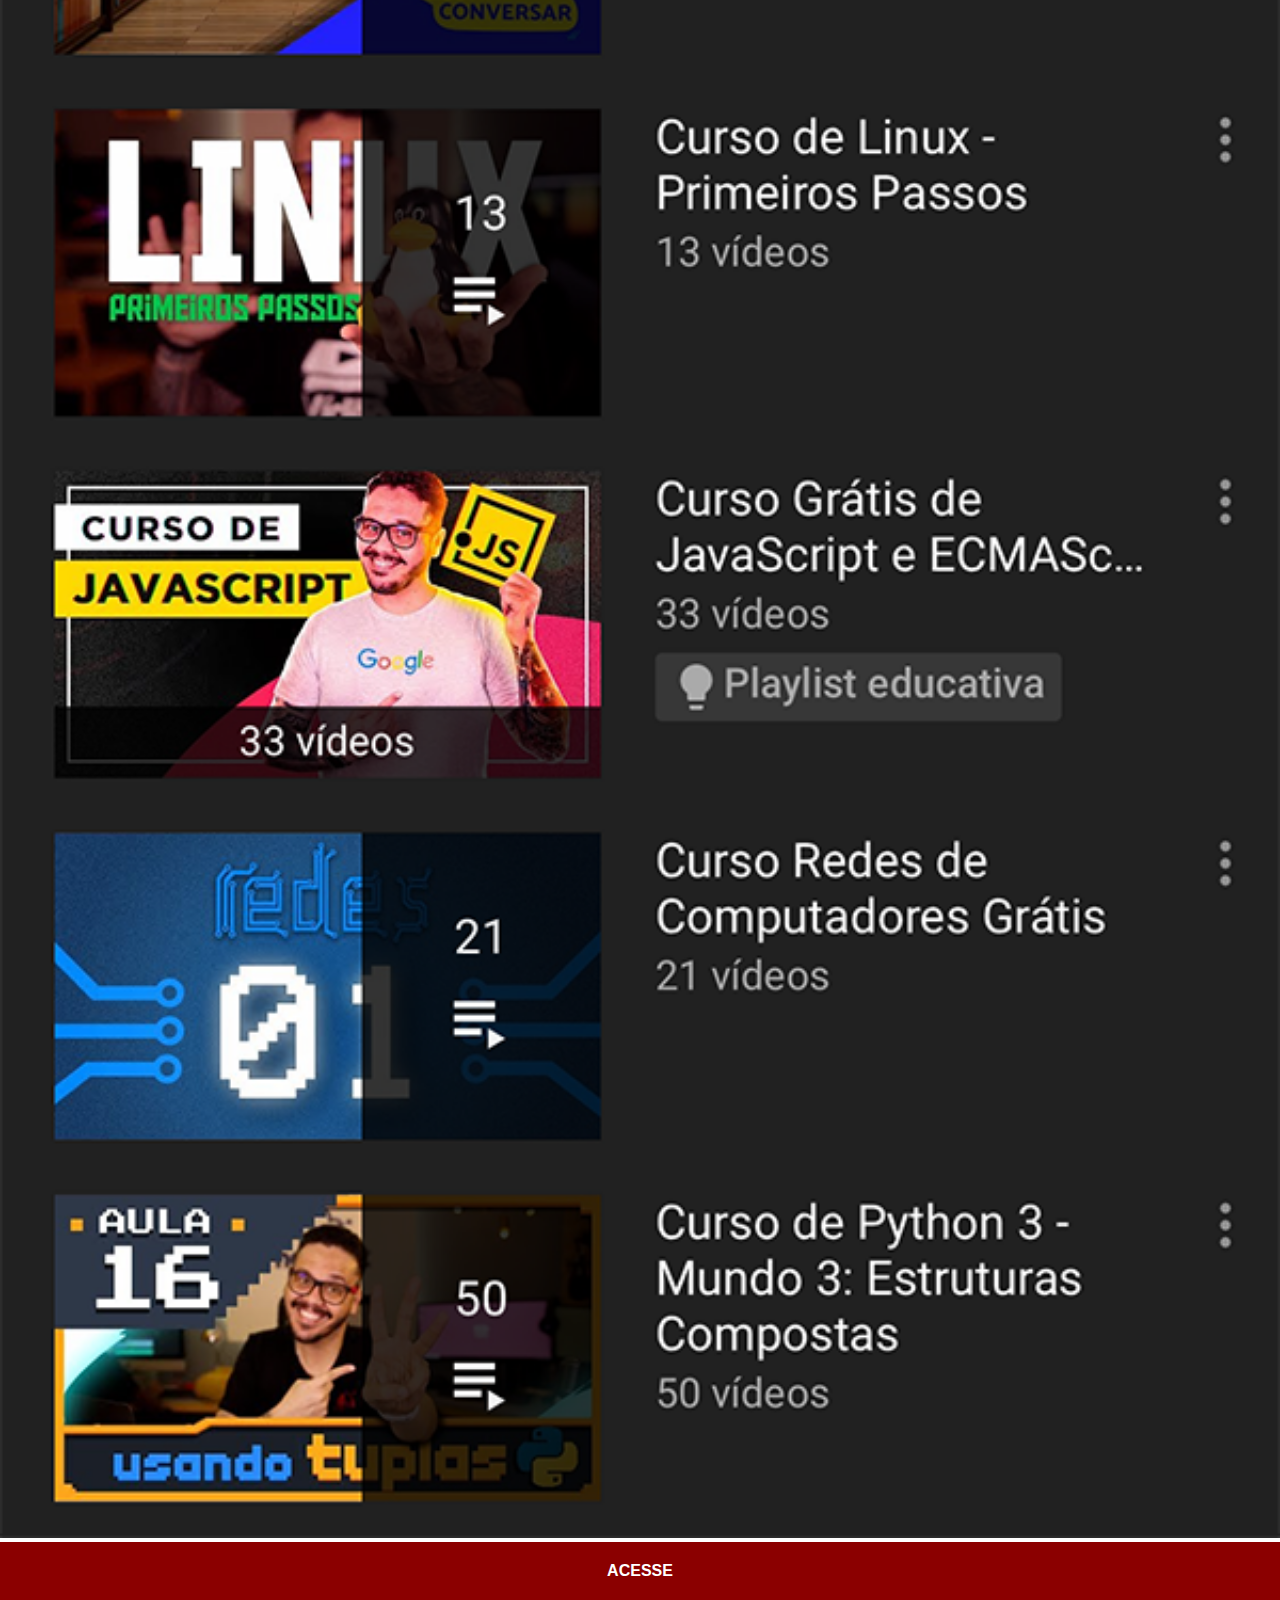
<file: youtube.html>
<!DOCTYPE html>
<html lang="pt-br">
<head>
    <meta charset="UTF-8">
    <meta http-equiv="X-UA-Compatible" content="IE=edge">
    <meta name="viewport" content="width=device-width, initial-scale=1.0">
    <title>youtube</title>
    <link rel="stylesheet" href="estilos/redes.css">
</head>
<body>
    <img src="imagens/tela-youtube.png" alt="YouTube">
    <a href="#">ACESSE</a>
</body>
</html>
</file>
<file: estilos/style.css>
@charset "UTF-8";
*{
    margin: 0px; 
    padding:0px; 
    font-family: Arial, Helvetica, sans-serif;
}
html,body{
    height: 100vh;
    width: 100vw;
}
body{
    background: url(../imagens/fundo-madeira.jpg) no-repeat top center;
    background-size: cover;
    background-attachment: fixed;
}
main{
    position: relative;
    height: 100vh;
}
#telefone{
    position: absolute;
    top: 50%;
    left: 50%;
    transform: translate(-50%, -50%);
    height: 627px;
    width: 311px;
    background: url("../imagens/frame-iphone.png") no-repeat;
}
#tela{
    position: relative;
    top: 80px;
    left: 22px;
    width: 267px;
    height: 471px;
}
/*
#redes{
    text-align: right;
    position: relative;
}
div{
    position: absolute;
    height: 430px;
    width: 70px;
    top: 50%;
    left: 97%;
    transform: translate(-50%, 25%);
}
tentei essas configurações para centralizar verticalmente, mas apareceram barras de rolagem. configuração original abaixo.
*/
#redes{
    text-align: right;
}
#redes img{
    width: 50px;
    margin: 10px;
    border-radius: 50%;
    box-shadow: 2px 2px 5px rgba(0, 0, 0, 0.5);
    box-sizing:border-box;/*o tamanho da borda é incorporado no tamanho total elemento*/
}
#redes img:hover{
    border: 1px solid rgba(255, 255, 255);
    transform: translate(-3px, -3px);
    box-shadow: 5px 5px 10px rgba(0, 0, 0, 0.5);
    transition: transform 0.3s, border 0.3s, box-shadow 0.3s;
}
</file>
<file: estilos/redes.css>
@charset "UTF-8";
*{
    margin: 0px;
    padding: 0px;
    font-family: Arial, Helvetica, sans-serif;
}
::-webkit-scrollbar{/*alterar as barras de rolagem (nesse caso, para esconder)*/
    width: 0px;
    height: 0px;
}    
img{
    width: 100vw;
}
a{
    display: block;
    background-color: darkred;
    color: white;
    padding: 20px;
    text-align: center;
    font-weight: bolder;
    text-decoration: none;
}
a:hover{
    background-color: red;
}
</file>
